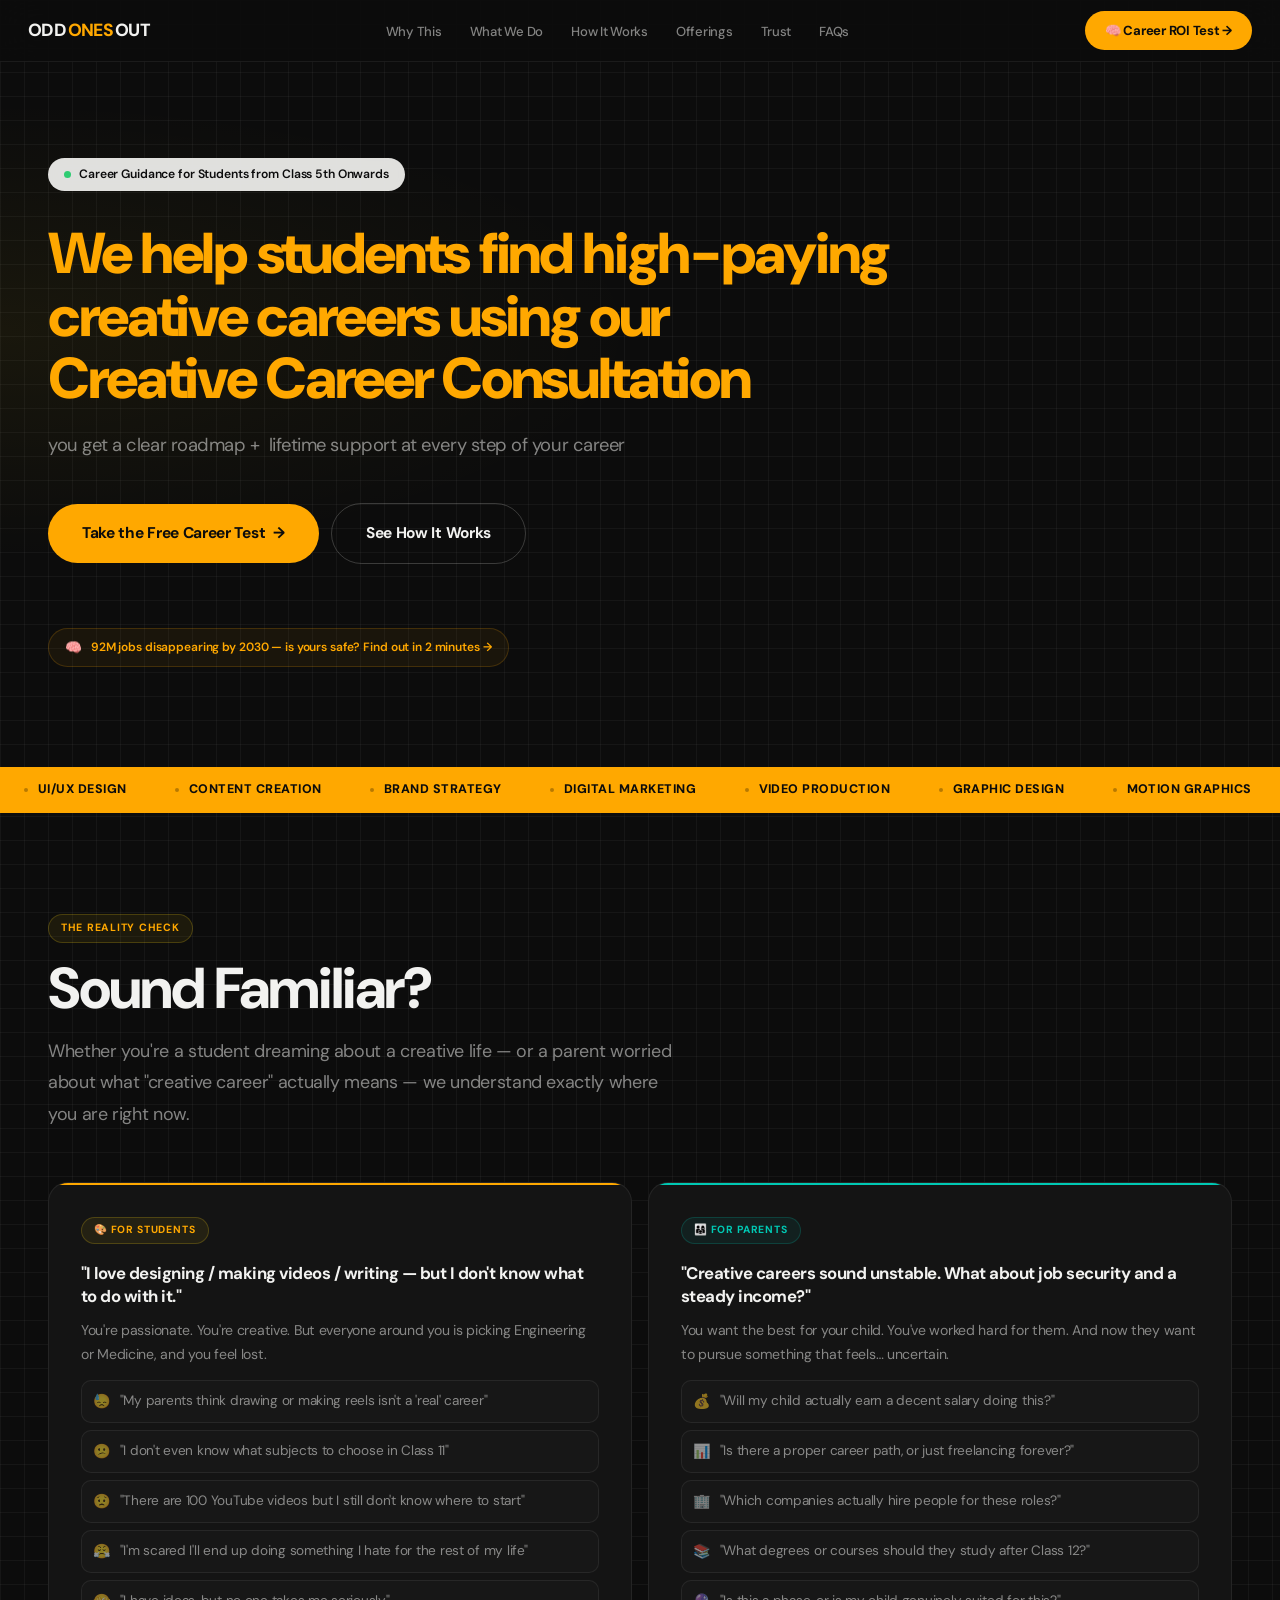
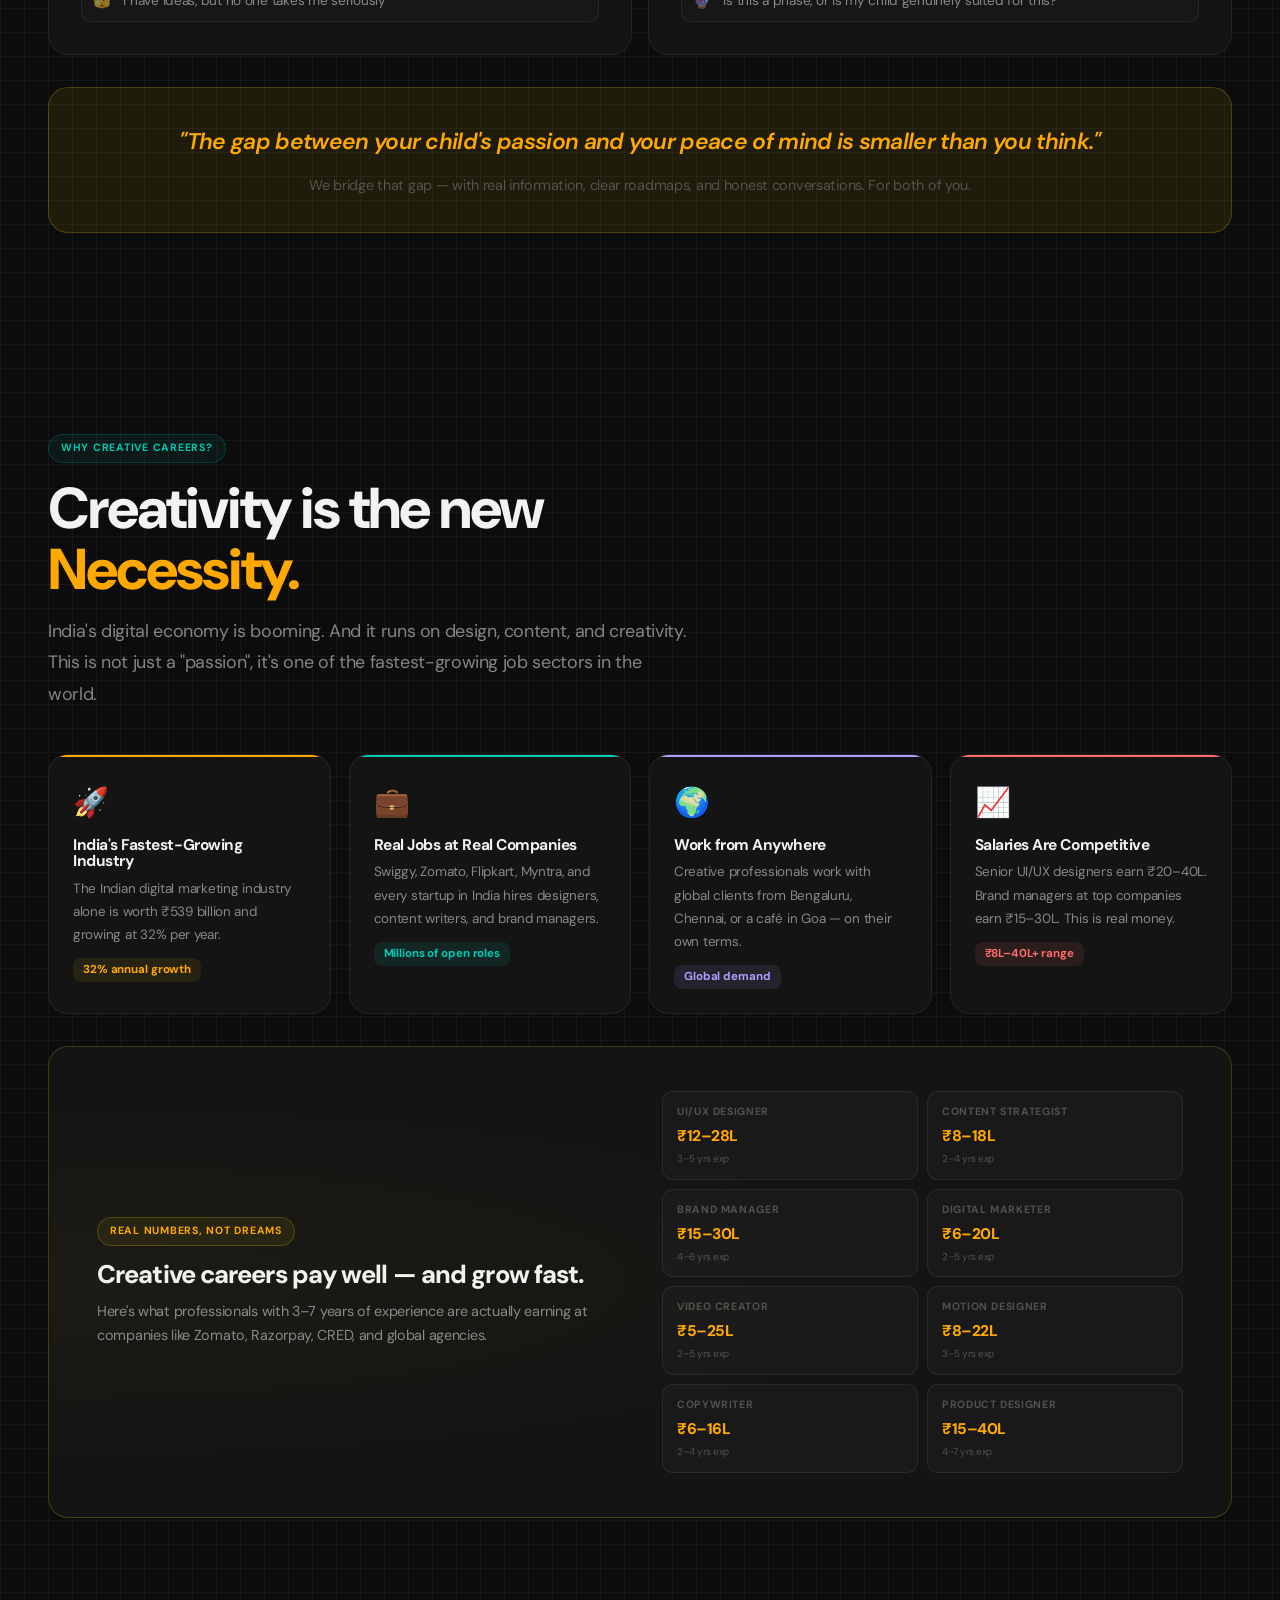
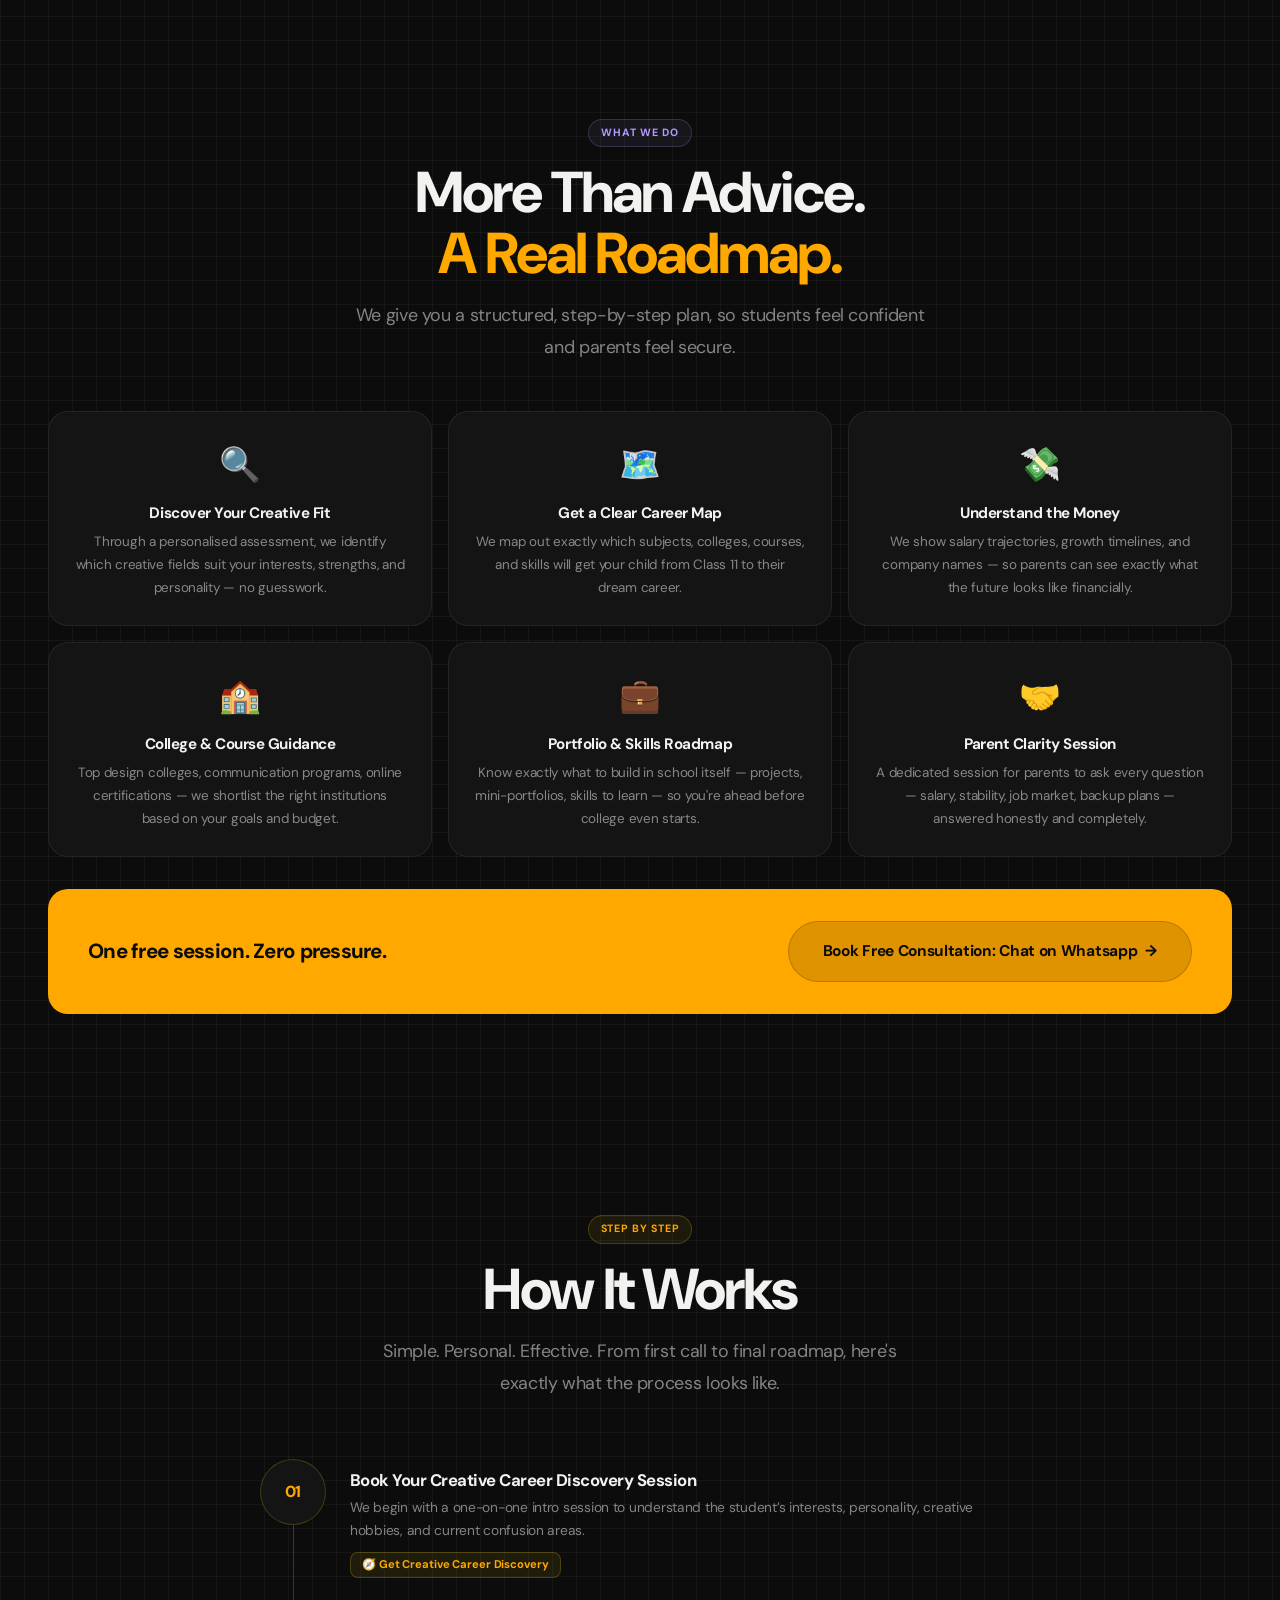
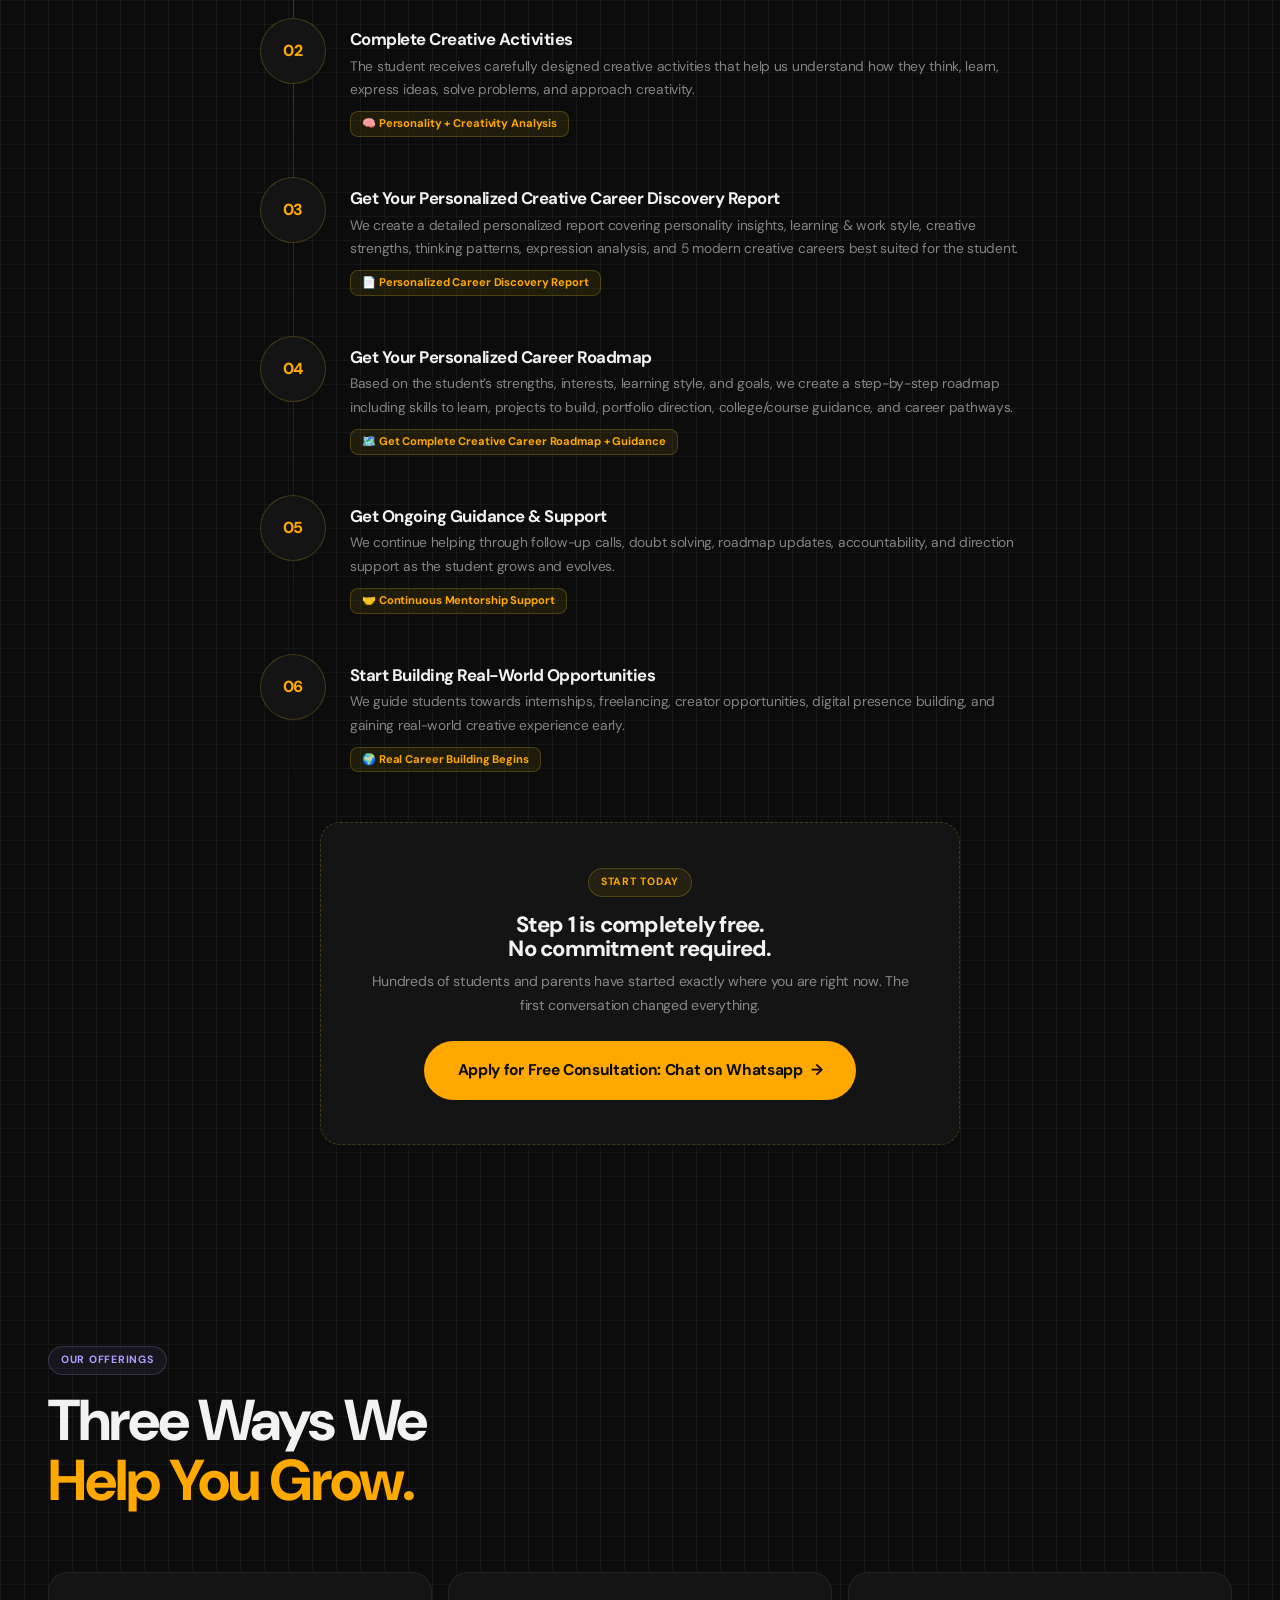
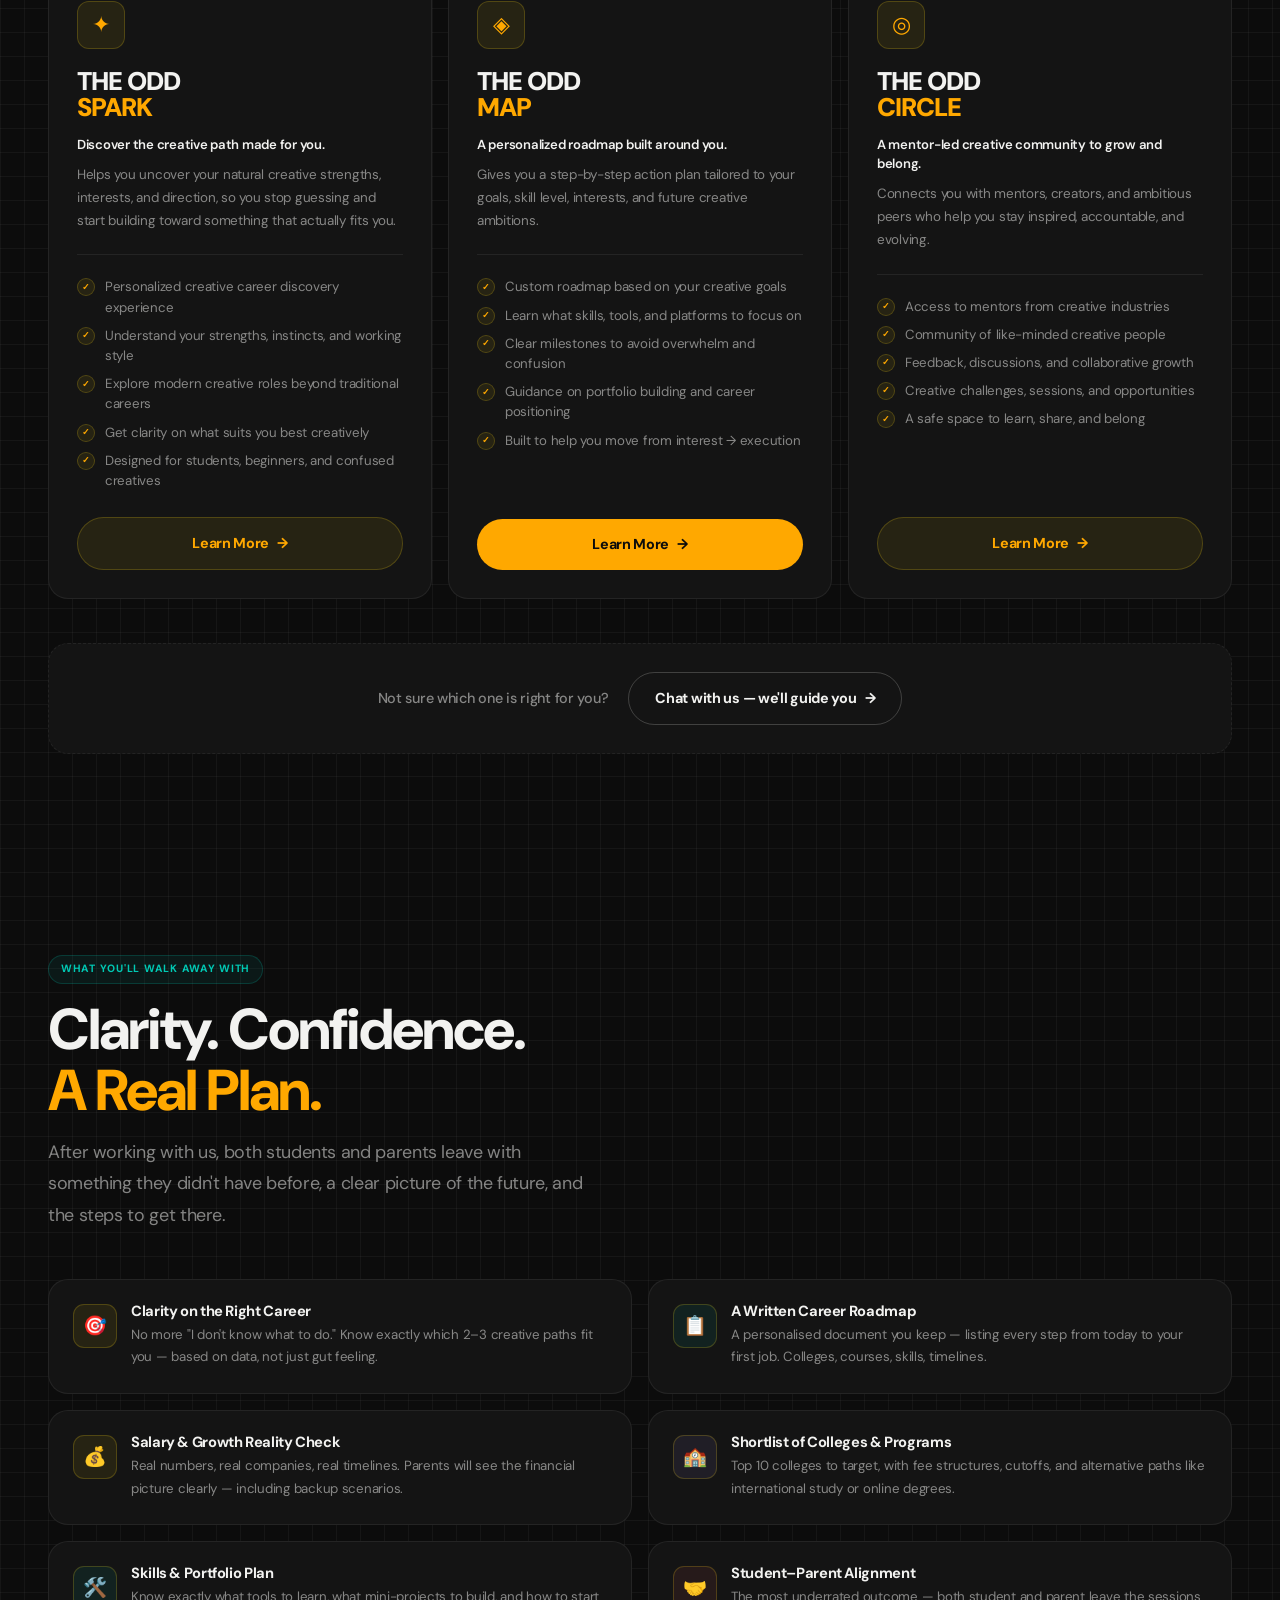
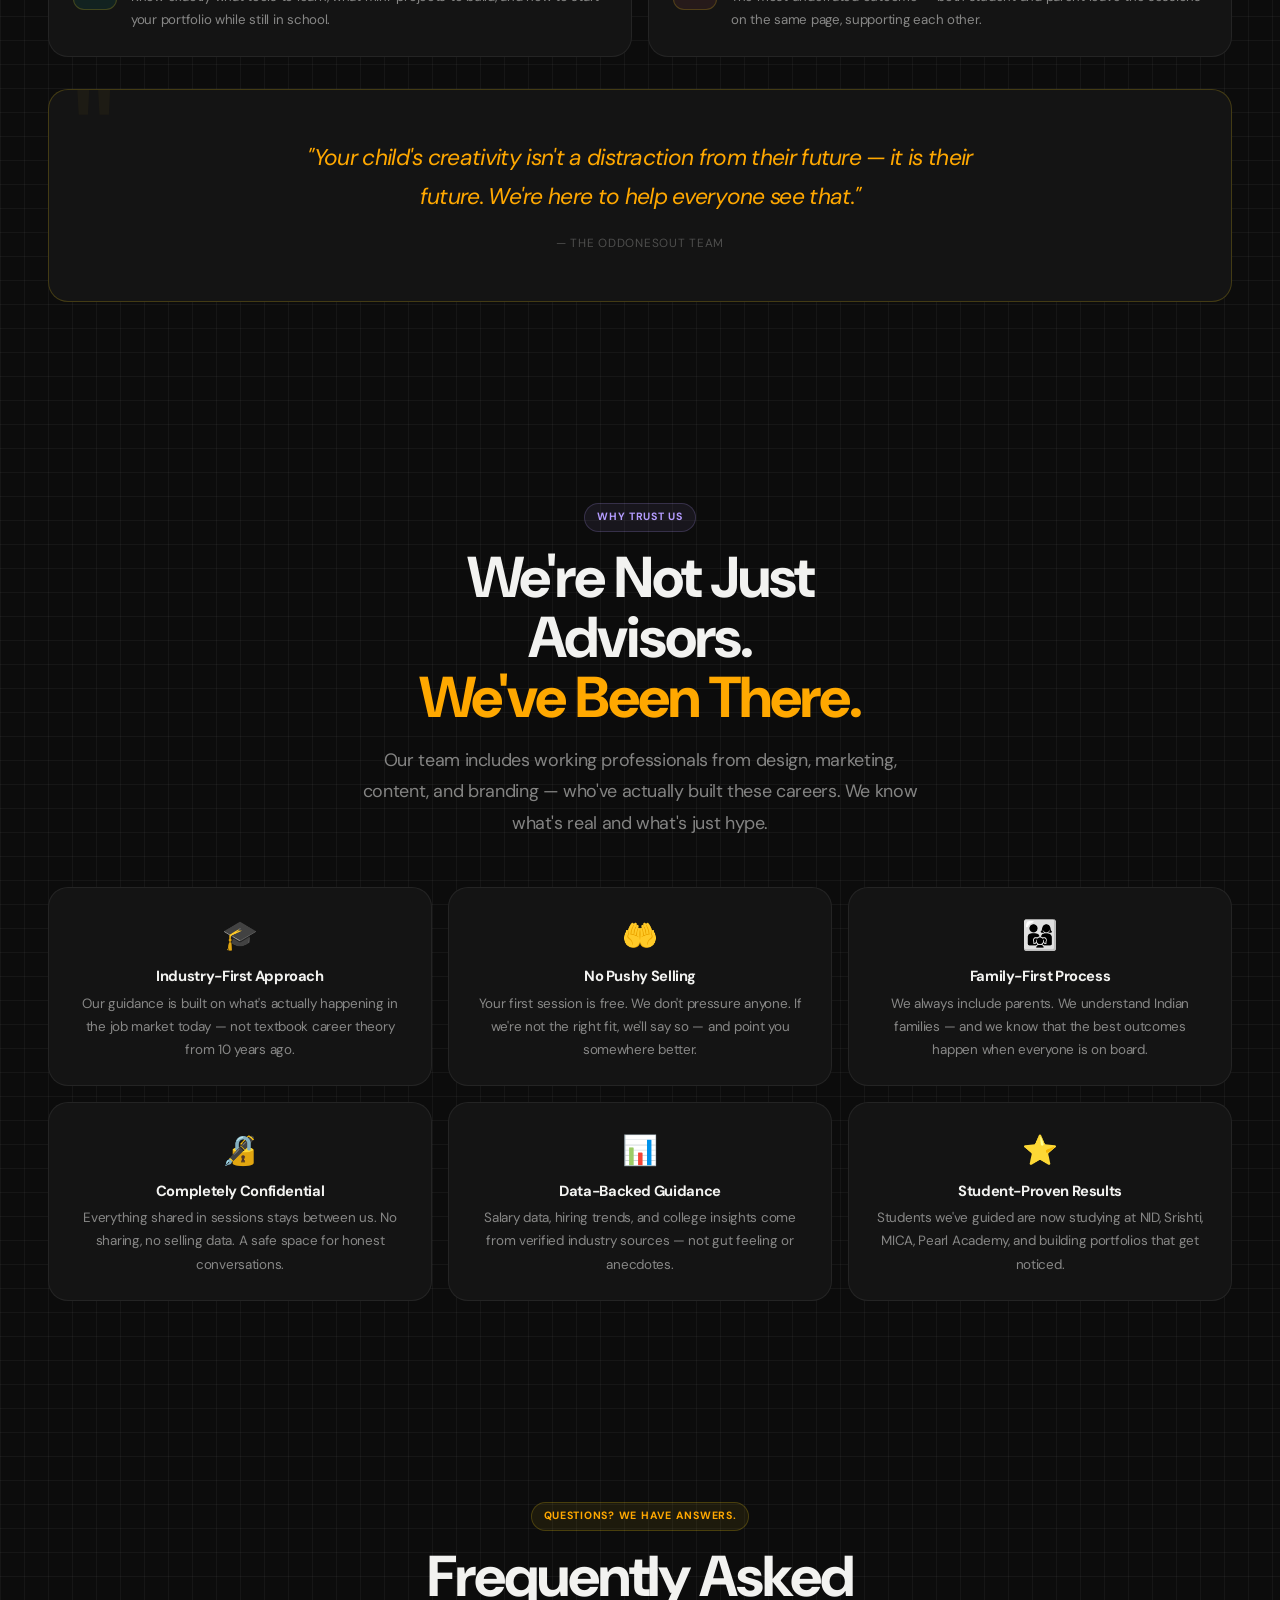
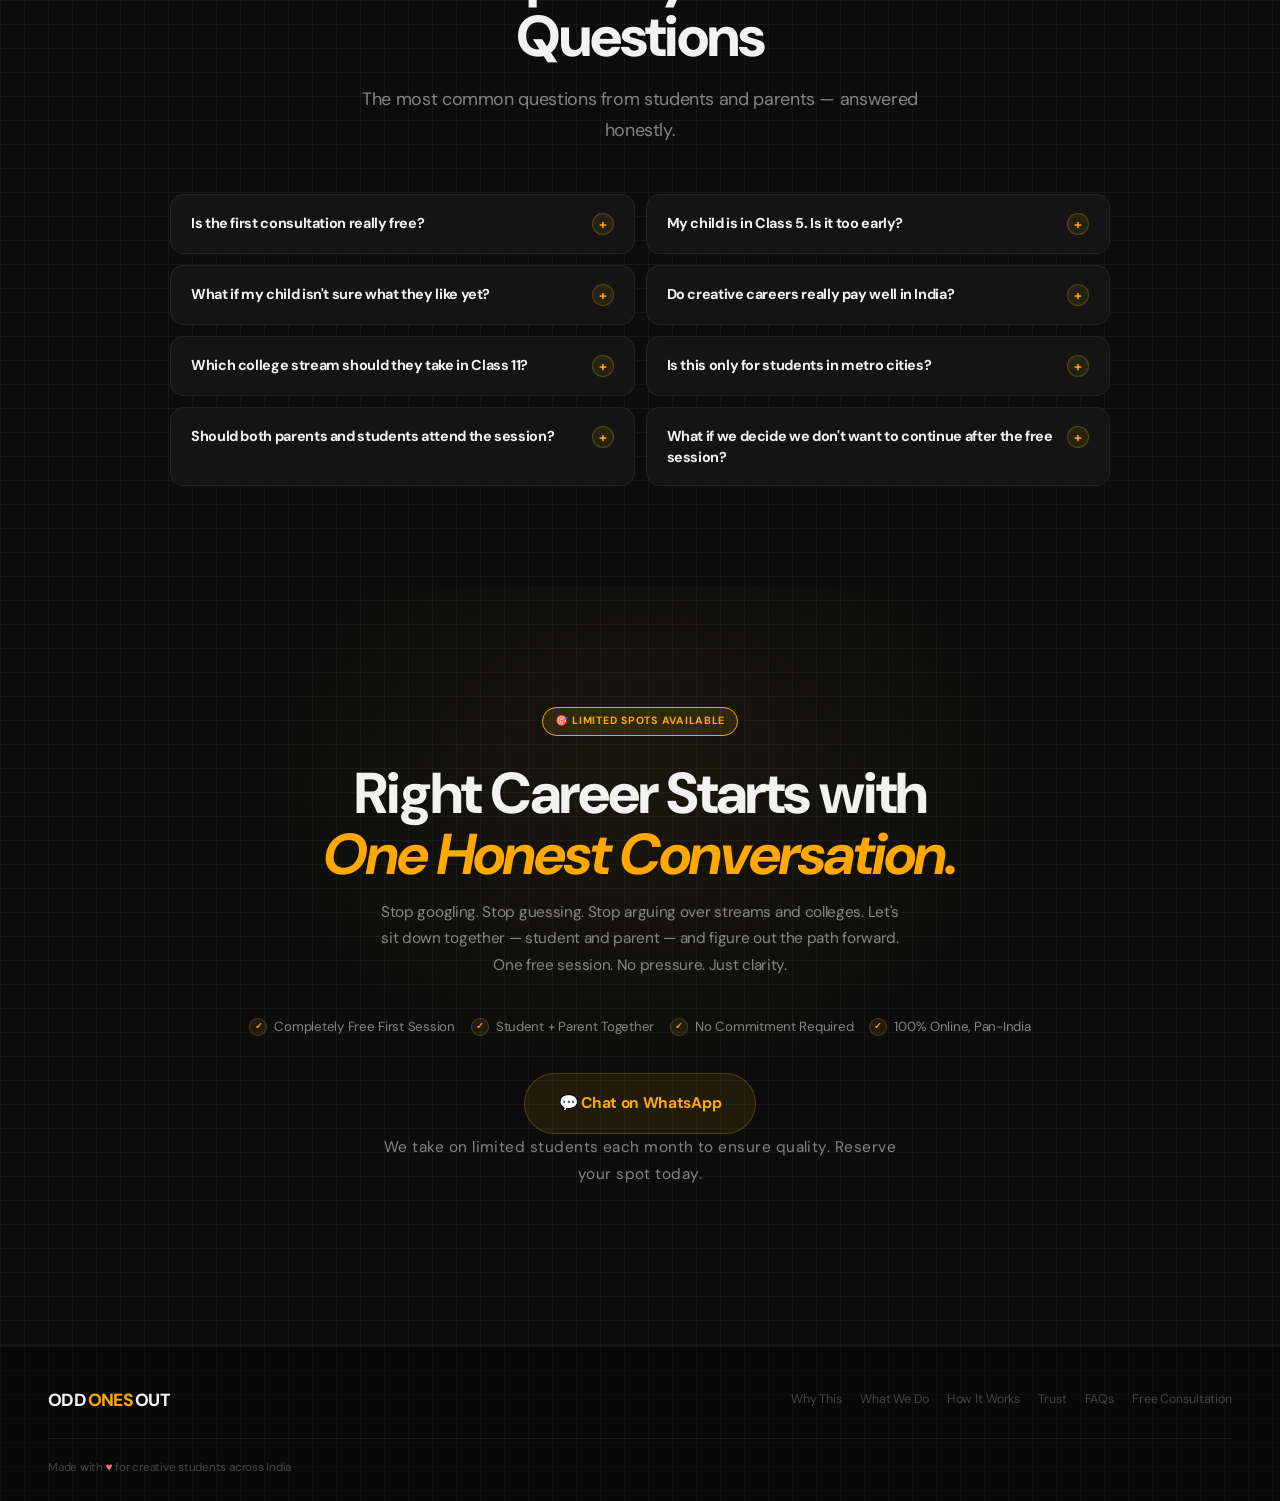
<file: index.html>
<!DOCTYPE html>
<html lang="en">
<head>
<meta charset="UTF-8" />
<meta name="viewport" content="width=device-width, initial-scale=1.0" />
<title>ODDONESOUT — Find Your Creative Career Path</title>
<link rel="icon" type="image/png" href="./favicon.png">
<link rel="preconnect" href="https://fonts.googleapis.com">
<link rel="preconnect" href="https://fonts.gstatic.com" crossorigin>
<link href="https://fonts.googleapis.com/css2?family=DM+Sans:ital,opsz,wght@0,9..40,300;0,9..40,400;0,9..40,500;0,9..40,600;0,9..40,700;0,9..40,800;0,9..40,900;1,9..40,300;1,9..40,400;1,9..40,500&display=swap" rel="stylesheet" />
<link rel="stylesheet" href="styles.css" />

</head>
<body>

<!-- ============================
     MOBILE NAV
============================ -->
<div class="mobile-nav" id="mobileNav">
  <button class="mobile-nav-close" onclick="closeMobileNav()">✕</button>
  <a href="#problem" onclick="closeMobileNav()">Why This</a>
  <a href="#solution" onclick="closeMobileNav()">What We Do</a>
  <a href="#how" onclick="closeMobileNav()">How It Works</a>
  <a href="#faq" onclick="closeMobileNav()">FAQs</a>
  <a href="#final-cta" class="btn btn-primary" onclick="closeMobileNav()">Free Consultation</a>
</div>

<!-- ============================
     NAVBAR
============================ -->
<nav class="nav" id="mainNav">
  <div class="nav-logo">
    <span>ODD</span><span>ONES</span><span>OUT</span>
  </div>
  <ul class="nav-links">
    <li><a href="#problem">Why This</a></li>
    <li><a href="#solution">What We Do</a></li>
    <li><a href="#how">How It Works</a></li>
    <li><a href="#offerings">Offerings</a></li>
    <li><a href="#trust">Trust</a></li>
    <li><a href="#faq">FAQs</a></li>
  </ul>
  <a href="quiz.html" class="btn btn-primary nav-cta">🧠 Career ROI Test →</a>
  <div class="nav-mobile-toggle" onclick="openMobileNav()">
    <span></span><span></span><span></span>
  </div>
</nav>

<!-- ============================
     HERO SECTION
============================ -->
<section class="hero" id="hero">
  <div class="container">
    <div style="position:relative;z-index:1;">

      <!-- Eyebrow pill — white bg like the design -->
      <div class="hero-eyebrow fade-up">
        <span class="hero-eyebrow-dot"></span>
        Career Guidance for Students from Class 5th Onwards
      </div>

      <!-- Big bold yellow headline -->
      <h1 class="hero-title fade-up fade-up-delay-1">
        We help students find high-paying<br>
        creative careers using our<br>
        Creative Career Consultation
      </h1>

      <!-- Subtitle line in grey/secondary -->
      <p class="hero-subtitle fade-up fade-up-delay-2">
        you get a clear roadmap + &nbsp;lifetime support at every step of your career
      </p>

      <!-- CTAs -->
      <div class="hero-cta-row fade-up fade-up-delay-3">
        <a href="quiz.html" class="btn btn-primary btn-lg">
          Take the Free Career Test
          <span class="arrow">→</span>
        </a>
        <a href="#how" class="btn btn-outline btn-lg">See How It Works</a>
      </div>

      <!-- Quiz teaser pill -->
      <div class="fade-up fade-up-delay-3" style="margin-top:18px;">
        <a href="quiz.html" style="display:inline-flex;align-items:center;gap:9px;padding:8px 16px;background:rgba(255,168,0,0.06);border:1px solid rgba(255,168,0,0.18);border-radius:100px;font-size:0.75rem;font-weight:600;color:var(--yellow);letter-spacing:-0.01em;transition:all 0.2s;" onmouseover="this.style.background='rgba(255,168,0,0.12)'" onmouseout="this.style.background='rgba(255,168,0,0.06)'">
          <span style="font-size:0.85rem;">🧠</span>
          92M jobs disappearing by 2030 — is yours safe? Find out in 2 minutes →
        </a>
      </div>

    </div>
  </div>
</section>

<!-- ============================
     SCROLLING TICKER
============================ -->
<div class="ticker-section">
  <div class="ticker-track" id="ticker">
    <span class="ticker-item"><span class="ticker-dot"></span>UI/UX Design</span>
    <span class="ticker-item"><span class="ticker-dot"></span>Content Creation</span>
    <span class="ticker-item"><span class="ticker-dot"></span>Brand Strategy</span>
    <span class="ticker-item"><span class="ticker-dot"></span>Digital Marketing</span>
    <span class="ticker-item"><span class="ticker-dot"></span>Video Production</span>
    <span class="ticker-item"><span class="ticker-dot"></span>Graphic Design</span>
    <span class="ticker-item"><span class="ticker-dot"></span>Motion Graphics</span>
    <span class="ticker-item"><span class="ticker-dot"></span>Copywriting</span>
    <span class="ticker-item"><span class="ticker-dot"></span>Social Media Management</span>
    <span class="ticker-item"><span class="ticker-dot"></span>Product Design</span>
    <span class="ticker-item"><span class="ticker-dot"></span>Photography</span>
    <span class="ticker-item"><span class="ticker-dot"></span>Illustration</span>
    <span class="ticker-item"><span class="ticker-dot"></span>UI/UX Design</span>
    <span class="ticker-item"><span class="ticker-dot"></span>Content Creation</span>
    <span class="ticker-item"><span class="ticker-dot"></span>Brand Strategy</span>
    <span class="ticker-item"><span class="ticker-dot"></span>Digital Marketing</span>
    <span class="ticker-item"><span class="ticker-dot"></span>Video Production</span>
    <span class="ticker-item"><span class="ticker-dot"></span>Graphic Design</span>
    <span class="ticker-item"><span class="ticker-dot"></span>Motion Graphics</span>
    <span class="ticker-item"><span class="ticker-dot"></span>Copywriting</span>
    <span class="ticker-item"><span class="ticker-dot"></span>Social Media Management</span>
    <span class="ticker-item"><span class="ticker-dot"></span>Product Design</span>
    <span class="ticker-item"><span class="ticker-dot"></span>Photography</span>
    <span class="ticker-item"><span class="ticker-dot"></span>Illustration</span>
  </div>
</div>

<!-- ============================
     PROBLEM SECTION
============================ -->
<section class="problem section" id="problem">
  <div class="container">

    <div style="max-width:640px">
      <div class="badge badge-saffron fade-up">The Reality Check</div>
      <h2 class="mt-4 fade-up fade-up-delay-1">Sound Familiar?</h2>
      <p class="lead mt-4 fade-up fade-up-delay-2">
        Whether you're a student dreaming about a creative life — or a parent worried about what "creative career" actually means — we understand exactly where you are right now.
      </p>
    </div>

    <div class="problem-grid mt-12">

      <!-- Student Card -->
      <div class="problem-card problem-card-student fade-up">
        <div class="problem-card-label student-label">🎨 For Students</div>
        <h3>"I love designing / making videos / writing — but I don't know what to do with it."</h3>
        <p>You're passionate. You're creative. But everyone around you is picking Engineering or Medicine, and you feel lost.</p>
        <ul class="problem-list">
          <li><span class="icon">😓</span> "My parents think drawing or making reels isn't a 'real' career"</li>
          <li><span class="icon">😕</span> "I don't even know what subjects to choose in Class 11"</li>
          <li><span class="icon">😟</span> "There are 100 YouTube videos but I still don't know where to start"</li>
          <li><span class="icon">😤</span> "I'm scared I'll end up doing something I hate for the rest of my life"</li>
          <li><span class="icon">🫣</span> "I have ideas, but no one takes me seriously"</li>
        </ul>
      </div>

      <!-- Parent Card -->
      <div class="problem-card problem-card-parent fade-up fade-up-delay-1">
        <div class="problem-card-label parent-label">👨‍👩‍👧 For Parents</div>
        <h3>"Creative careers sound unstable. What about job security and a steady income?"</h3>
        <p>You want the best for your child. You've worked hard for them. And now they want to pursue something that feels… uncertain.</p>
        <ul class="problem-list">
          <li><span class="icon">💰</span> "Will my child actually earn a decent salary doing this?"</li>
          <li><span class="icon">📊</span> "Is there a proper career path, or just freelancing forever?"</li>
          <li><span class="icon">🏢</span> "Which companies actually hire people for these roles?"</li>
          <li><span class="icon">📚</span> "What degrees or courses should they study after Class 12?"</li>
          <li><span class="icon">🔮</span> "Is this a phase, or is my child genuinely suited for this?"</li>
        </ul>
      </div>

    </div>

    <!-- Bridge message -->
    <div class="problem-center fade-up">
      <p class="serif">"The gap between your child's passion and your peace of mind is smaller than you think."</p>
      <p style="margin-top:12px; color:var(--text-muted);">We bridge that gap — with real information, clear roadmaps, and honest conversations. For both of you.</p>
    </div>

  </div>
</section>

<!-- ============================
     WHY CREATIVE CAREERS
============================ -->
<section class="why section" id="why">
  <div class="container">

    <div class="why-intro">
      <div class="badge badge-teal fade-up">Why Creative Careers?</div>
      <h2 class="mt-4 fade-up fade-up-delay-1">Creativity is the new <span style="color:var(--yellow)">Necessity.</span></h2>
      <p class="lead mt-4 fade-up fade-up-delay-2">India's digital economy is booming. And it runs on design, content, and creativity. This is not just a "passion", it's one of the fastest-growing job sectors in the world.</p>
    </div>

    <div class="grid-4 why-grid mt-12">
      <div class="why-card c1 fade-up">
        <div class="why-card-icon">🚀</div>
        <h3>India's Fastest-Growing Industry</h3>
        <p>The Indian digital marketing industry alone is worth ₹539 billion and growing at 32% per year.</p>
        <span class="why-card-stat" style="background:var(--yellow-pale);color:var(--yellow);">32% annual growth</span>
      </div>
      <div class="why-card c2 fade-up fade-up-delay-1">
        <div class="why-card-icon">💼</div>
        <h3>Real Jobs at Real Companies</h3>
        <p>Swiggy, Zomato, Flipkart, Myntra, and every startup in India hires designers, content writers, and brand managers.</p>
        <span class="why-card-stat" style="background:rgba(0,201,180,0.10);color:#00C9B4;">Millions of open roles</span>
      </div>
      <div class="why-card c3 fade-up fade-up-delay-2">
        <div class="why-card-icon">🌍</div>
        <h3>Work from Anywhere</h3>
        <p>Creative professionals work with global clients from Bengaluru, Chennai, or a café in Goa — on their own terms.</p>
        <span class="why-card-stat" style="background:rgba(180,156,255,0.10);color:#B49CFF;">Global demand</span>
      </div>
      <div class="why-card c4 fade-up fade-up-delay-3">
        <div class="why-card-icon">📈</div>
        <h3>Salaries Are Competitive</h3>
        <p>Senior UI/UX designers earn ₹20–40L. Brand managers at top companies earn ₹15–30L. This is real money.</p>
        <span class="why-card-stat" style="background:rgba(255,107,107,0.10);color:#FF6B6B;">₹8L–40L+ range</span>
      </div>
    </div>

    <!-- Salary Breakdown Callout -->
    <div class="why-big-callout fade-up">
      <div>
        <div class="badge badge-saffron" style="margin-bottom:16px;">Real Numbers, Not Dreams</div>
        <h3>Creative careers pay well — and grow fast.</h3>
        <p style="margin-top:10px;">Here's what professionals with 3–7 years of experience are actually earning at companies like Zomato, Razorpay, CRED, and global agencies.</p>
      </div>
      <div class="why-salary-grid">
        <div class="salary-item">
          <div class="salary-role">UI/UX Designer</div>
          <div class="salary-num">₹12–28L</div>
          <div class="salary-xp">3–5 yrs exp</div>
        </div>
        <div class="salary-item">
          <div class="salary-role">Content Strategist</div>
          <div class="salary-num">₹8–18L</div>
          <div class="salary-xp">2–4 yrs exp</div>
        </div>
        <div class="salary-item">
          <div class="salary-role">Brand Manager</div>
          <div class="salary-num">₹15–30L</div>
          <div class="salary-xp">4–6 yrs exp</div>
        </div>
        <div class="salary-item">
          <div class="salary-role">Digital Marketer</div>
          <div class="salary-num">₹6–20L</div>
          <div class="salary-xp">2–5 yrs exp</div>
        </div>
        <div class="salary-item">
          <div class="salary-role">Video Creator</div>
          <div class="salary-num">₹5–25L</div>
          <div class="salary-xp">2–5 yrs exp</div>
        </div>
        <div class="salary-item">
          <div class="salary-role">Motion Designer</div>
          <div class="salary-num">₹8–22L</div>
          <div class="salary-xp">3–5 yrs exp</div>
        </div>
        <div class="salary-item">
          <div class="salary-role">Copywriter</div>
          <div class="salary-num">₹6–16L</div>
          <div class="salary-xp">2–4 yrs exp</div>
        </div>
        <div class="salary-item">
          <div class="salary-role">Product Designer</div>
          <div class="salary-num">₹15–40L</div>
          <div class="salary-xp">4–7 yrs exp</div>
        </div>
      </div>
    </div>

  </div>
</section>

<!-- ============================
     SOLUTION SECTION
============================ -->
<section class="solution section" id="solution">
  <div class="container">

    <div class="solution-header">
      <div class="badge badge-violet fade-up">What We Do</div>
      <h2 class="mt-4 fade-up fade-up-delay-1">
        More Than Advice.<br>
        <span style="color:var(--yellow)">A Real Roadmap.</span>
      </h2>
      <p class="lead mt-4 fade-up fade-up-delay-2">
        We give you a structured, step-by-step plan, so students feel confident and parents feel secure.
      </p>
    </div>

    <div class="solution-cards">
      <div class="solution-card fade-up">
        <div class="solution-emoji">🔍</div>
        <h3>Discover Your Creative Fit</h3>
        <p>Through a personalised assessment, we identify which creative fields suit your interests, strengths, and personality — no guesswork.</p>
      </div>
      <div class="solution-card fade-up fade-up-delay-1">
        <div class="solution-emoji">🗺️</div>
        <h3>Get a Clear Career Map</h3>
        <p>We map out exactly which subjects, colleges, courses, and skills will get your child from Class 11 to their dream career.</p>
      </div>
      <div class="solution-card fade-up fade-up-delay-2">
        <div class="solution-emoji">💸</div>
        <h3>Understand the Money</h3>
        <p>We show salary trajectories, growth timelines, and company names — so parents can see exactly what the future looks like financially.</p>
      </div>
      <div class="solution-card fade-up">
        <div class="solution-emoji">🏫</div>
        <h3>College & Course Guidance</h3>
        <p>Top design colleges, communication programs, online certifications — we shortlist the right institutions based on your goals and budget.</p>
      </div>
      <div class="solution-card fade-up fade-up-delay-1">
        <div class="solution-emoji">💼</div>
        <h3>Portfolio & Skills Roadmap</h3>
        <p>Know exactly what to build in school itself — projects, mini-portfolios, skills to learn — so you're ahead before college even starts.</p>
      </div>
      <div class="solution-card fade-up fade-up-delay-2">
        <div class="solution-emoji">🤝</div>
        <h3>Parent Clarity Session</h3>
        <p>A dedicated session for parents to ask every question — salary, stability, job market, backup plans — answered honestly and completely.</p>
      </div>
    </div>

    <div class="solution-highlight fade-up">
      <div>
        <h3>One free session. Zero pressure.</h3>
      </div>
      <a href="https://wa.me/9272411142?text=Hi%20I%20just%20completed%20the%20Career%20ROI%20test%20and%20want%20to%20discuss%20my%20results." class="btn btn-ghost-dark btn-lg" style="flex-shrink:0;">
        Book Free Consultation: Chat on Whatsapp
        <span class="arrow">→</span>
      </a>
    </div>

  </div>
</section>

<!-- ============================
     HOW IT WORKS
============================ -->
<section class="how section" id="how">
  <div class="container">

    <div class="how-header">
      <div class="badge badge-gold fade-up">Step by Step</div>
      <h2 class="mt-4 fade-up fade-up-delay-1">How It Works</h2>
      <p class="lead mt-4 fade-up fade-up-delay-2">Simple. Personal. Effective. From first call to final roadmap, here's exactly what the process looks like.</p>
    </div>

    <div class="steps">

      <!-- OFFER 1 -->
      <div class="step fade-up">
        <div class="step-num">01</div>
        <div class="step-content">
          <h3>Book Your Creative Career Discovery Session</h3>
          <p>
            We begin with a one-on-one intro session to understand the student’s interests,
            personality, creative hobbies, and current confusion areas.
          </p>
          <span class="step-duration">🧭 Get Creative Career Discovery</span>
        </div>
      </div>

      <div class="step fade-up fade-up-delay-1">
        <div class="step-num">02</div>
        <div class="step-content">
          <h3>Complete Creative Activities</h3>
          <p>
            The student receives carefully designed creative activities that help us understand
            how they think, learn, express ideas, solve problems, and approach creativity.
          </p>
          <span class="step-duration">🧠 Personality + Creativity Analysis</span>
        </div>
      </div>

      <div class="step fade-up fade-up-delay-2">
        <div class="step-num">03</div>
        <div class="step-content">
          <h3>Get Your Personalized Creative Career Discovery Report</h3>
          <p>
            We create a detailed personalized report covering personality insights,
            learning & work style, creative strengths, thinking patterns, expression analysis,
            and 5 modern creative careers best suited for the student.
          </p>
          <span class="step-duration">📄 Personalized Career Discovery Report</span>
        </div>
      </div>

      <!-- OFFER 2 -->
      <div class="step fade-up">
        <div class="step-num">04</div>
        <div class="step-content">
          <h3>Get Your Personalized Career Roadmap</h3>
          <p>
            Based on the student’s strengths, interests, learning style, and goals,
            we create a step-by-step roadmap including skills to learn, projects to build,
            portfolio direction, college/course guidance, and career pathways.
          </p>
          <span class="step-duration">🗺️ Get Complete Creative Career Roadmap + Guidance</span>
        </div>
      </div>

      <div class="step fade-up fade-up-delay-1">
        <div class="step-num">05</div>
        <div class="step-content">
          <h3>Get Ongoing Guidance & Support</h3>
          <p>
            We continue helping through follow-up calls, doubt solving,
            roadmap updates, accountability, and direction support
            as the student grows and evolves.
          </p>
          <span class="step-duration">🤝 Continuous Mentorship Support</span>
        </div>
      </div>

      <div class="step fade-up fade-up-delay-2">
        <div class="step-num">06</div>
        <div class="step-content">
          <h3>Start Building Real-World Opportunities</h3>
          <p>
            We guide students towards internships, freelancing,
            creator opportunities, digital presence building,
            and gaining real-world creative experience early.
          </p>
          <span class="step-duration">🌍 Real Career Building Begins</span>
        </div>
      </div>

    </div>

    <div class="how-cta-box fade-up">
      <div class="badge badge-saffron" style="margin-bottom:16px;">Start Today</div>
      <h3>Step 1 is completely free.<br>No commitment required.</h3>
      <p>Hundreds of students and parents have started exactly where you are right now. The first conversation changed everything.</p>
      <a href="https://wa.me/9272411142?text=Hi%20I%20just%20completed%20the%20Career%20ROI%20test%20and%20want%20to%20discuss%20my%20results." class="btn btn-primary btn-lg">
        Apply for Free Consultation: Chat on Whatsapp
        <span class="arrow">→</span>
      </a>
    </div>

  </div>
</section>

<!-- ============================
     OFFERINGS SECTION
============================ -->
<section class="offerings section" id="offerings">
  <div class="container">

    <div class="offerings-header">
      <div class="badge badge-violet fade-up">Our Offerings</div>
      <h2 class="mt-4 fade-up fade-up-delay-1">
        Three Ways We<br>
        <span style="color:var(--yellow)">Help You Grow.</span>
      </h2>
    </div>

    <div class="offerings-grid">

      <!-- OFFER 1: THE ODD SPARK -->
      <div class="offering-card offering-spark fade-up">
        <div class="offering-card-inner">
          <div class="offering-icon-wrap offering-icon-spark">
            <span class="offering-icon">✦</span>
          </div>
          <div class="offering-name">THE ODD<br><span class="offering-name-accent">SPARK</span></div>
          <p class="offering-tagline">Discover the creative path made for you.</p>
          <p class="offering-desc">Helps you uncover your natural creative strengths, interests, and direction, so you stop guessing and start building toward something that actually fits you.</p>
          <ul class="offering-list">
            <li><span class="offering-check">✓</span> Personalized creative career discovery experience</li>
            <li><span class="offering-check">✓</span> Understand your strengths, instincts, and working style</li>
            <li><span class="offering-check">✓</span> Explore modern creative roles beyond traditional careers</li>
            <li><span class="offering-check">✓</span> Get clarity on what suits you best creatively</li>
            <li><span class="offering-check">✓</span> Designed for students, beginners, and confused creatives</li>
          </ul>
          <a href="https://wa.me/9272411142?text=Hi%20I%27m%20interested%20in%20The%20Odd%20Spark%20offering." class="btn btn-ghost offering-btn">
            Learn More <span class="arrow">→</span>
          </a>
        </div>
      </div>

      <!-- OFFER 2: THE ODD MAP -->
      <div class="offering-card offering-map fade-up fade-up-delay-1">
        <div class="offering-card-inner">
          <!-- <div class="offering-featured-pill">Most Popular</div> -->
          <div class="offering-icon-wrap offering-icon-map">
            <span class="offering-icon">◈</span>
          </div>
          <div class="offering-name">THE ODD<br><span class="offering-name-accent offering-name-yellow">MAP</span></div>
          <p class="offering-tagline">A personalized roadmap built around you.</p>
          <p class="offering-desc">Gives you a step-by-step action plan tailored to your goals, skill level, interests, and future creative ambitions.</p>
          <ul class="offering-list">
            <li><span class="offering-check offering-check-yellow">✓</span> Custom roadmap based on your creative goals</li>
            <li><span class="offering-check offering-check-yellow">✓</span> Learn what skills, tools, and platforms to focus on</li>
            <li><span class="offering-check offering-check-yellow">✓</span> Clear milestones to avoid overwhelm and confusion</li>
            <li><span class="offering-check offering-check-yellow">✓</span> Guidance on portfolio building and career positioning</li>
            <li><span class="offering-check offering-check-yellow">✓</span> Built to help you move from interest → execution</li>
          </ul>
          <a href="https://wa.me/9272411142?text=Hi%20I%27m%20interested%20in%20The%20Odd%20Map%20offering." class="btn btn-primary offering-btn">
            Learn More <span class="arrow">→</span>
          </a>
        </div>
      </div>

      <!-- OFFER 3: THE ODD CIRCLE -->
      <div class="offering-card offering-circle fade-up fade-up-delay-2">
        <div class="offering-card-inner">
          <div class="offering-icon-wrap offering-icon-circle">
            <span class="offering-icon">◎</span>
          </div>
          <div class="offering-name">THE ODD<br><span class="offering-name-accent offering-name-teal">CIRCLE</span></div>
          <p class="offering-tagline">A mentor-led creative community to grow and belong.</p>
          <p class="offering-desc">Connects you with mentors, creators, and ambitious peers who help you stay inspired, accountable, and evolving.</p>
          <ul class="offering-list">
            <li><span class="offering-check offering-check-teal">✓</span> Access to mentors from creative industries</li>
            <li><span class="offering-check offering-check-teal">✓</span> Community of like-minded creative people</li>
            <li><span class="offering-check offering-check-teal">✓</span> Feedback, discussions, and collaborative growth</li>
            <li><span class="offering-check offering-check-teal">✓</span> Creative challenges, sessions, and opportunities</li>
            <li><span class="offering-check offering-check-teal">✓</span> A safe space to learn, share, and belong</li>
          </ul>
          <a href="https://wa.me/9272411142?text=Hi%20I%27m%20interested%20in%20The%20Odd%20Circle%20offering." class="btn btn-ghost offering-btn offering-btn-teal">
            Learn More <span class="arrow">→</span>
          </a>
        </div>
      </div>

    </div>

    <!-- Bottom CTA strip -->
    <div class="offerings-footer fade-up">
      <p>Not sure which one is right for you?</p>
      <a href="https://wa.me/9272411142?text=Hi%20I%20want%20to%20know%20which%20offering%20suits%20me." class="btn btn-outline">
        Chat with us — we'll guide you <span class="arrow">→</span>
      </a>
    </div>

  </div>
</section>

<!-- ============================
     OUTCOMES / BENEFITS
============================ -->
<section class="outcomes section" id="outcomes">
  <div class="container">

    <div class="outcomes-header">
      <div class="badge badge-teal fade-up">What You'll Walk Away With</div>
      <h2 class="mt-4 fade-up fade-up-delay-1">Clarity. Confidence.<br><span style="color:var(--yellow)">A Real Plan.</span></h2>
      <p class="lead mt-4 fade-up fade-up-delay-2">After working with us, both students and parents leave with something they didn't have before, a clear picture of the future, and the steps to get there.</p>
    </div>

    <div class="outcomes-grid">
      <div class="outcome-card fade-up">
        <div class="outcome-icon" style="background:var(--yellow-pale);">🎯</div>
        <div>
          <h4>Clarity on the Right Career</h4>
          <p>No more "I don't know what to do." Know exactly which 2–3 creative paths fit you — based on data, not just gut feeling.</p>
        </div>
      </div>
      <div class="outcome-card fade-up fade-up-delay-1">
        <div class="outcome-icon" style="background:rgba(0,201,180,0.08);">📋</div>
        <div>
          <h4>A Written Career Roadmap</h4>
          <p>A personalised document you keep — listing every step from today to your first job. Colleges, courses, skills, timelines.</p>
        </div>
      </div>
      <div class="outcome-card fade-up fade-up-delay-2">
        <div class="outcome-icon" style="background:rgba(252,213,20,0.08);">💰</div>
        <div>
          <h4>Salary & Growth Reality Check</h4>
          <p>Real numbers, real companies, real timelines. Parents will see the financial picture clearly — including backup scenarios.</p>
        </div>
      </div>
      <div class="outcome-card fade-up">
        <div class="outcome-icon" style="background:rgba(180,156,255,0.08);">🏫</div>
        <div>
          <h4>Shortlist of Colleges & Programs</h4>
          <p>Top 10 colleges to target, with fee structures, cutoffs, and alternative paths like international study or online degrees.</p>
        </div>
      </div>
      <div class="outcome-card fade-up fade-up-delay-1">
        <div class="outcome-icon" style="background:rgba(0,201,180,0.08);">🛠️</div>
        <div>
          <h4>Skills & Portfolio Plan</h4>
          <p>Know exactly what tools to learn, what mini-projects to build, and how to start your portfolio while still in school.</p>
        </div>
      </div>
      <div class="outcome-card fade-up fade-up-delay-2">
        <div class="outcome-icon" style="background:rgba(255,107,107,0.08);">🤝</div>
        <div>
          <h4>Student–Parent Alignment</h4>
          <p>The most underrated outcome — both student and parent leave the sessions on the same page, supporting each other.</p>
        </div>
      </div>
    </div>

    <div class="outcomes-quote fade-up">
      <p>"Your child's creativity isn't a distraction from their future — it <em>is</em> their future. We're here to help everyone see that."</p>
      <div class="cite">— The ODDONESOUT Team</div>
    </div>

  </div>
</section>

<!-- ============================
     TRUST SECTION
============================ -->
<section class="trust section" id="trust">
  <div class="container">

    <div class="trust-header">
      <div class="badge badge-violet fade-up">Why Trust Us</div>
      <h2 class="mt-4 fade-up fade-up-delay-1">We're Not Just Advisors.<br><span style="color:var(--yellow)">We've Been There.</span></h2>
      <p class="lead mt-4 fade-up fade-up-delay-2">Our team includes working professionals from design, marketing, content, and branding — who've actually built these careers. We know what's real and what's just hype.</p>
    </div>

    <div class="trust-grid">
      <div class="trust-card fade-up">
        <div class="trust-icon">🎓</div>
        <h4>Industry-First Approach</h4>
        <p>Our guidance is built on what's actually happening in the job market today — not textbook career theory from 10 years ago.</p>
      </div>
      <div class="trust-card fade-up fade-up-delay-1">
        <div class="trust-icon">🤲</div>
        <h4>No Pushy Selling</h4>
        <p>Your first session is free. We don't pressure anyone. If we're not the right fit, we'll say so — and point you somewhere better.</p>
      </div>
      <div class="trust-card fade-up fade-up-delay-2">
        <div class="trust-icon">👨‍👩‍👧</div>
        <h4>Family-First Process</h4>
        <p>We always include parents. We understand Indian families — and we know that the best outcomes happen when everyone is on board.</p>
      </div>
      <div class="trust-card fade-up">
        <div class="trust-icon">🔏</div>
        <h4>Completely Confidential</h4>
        <p>Everything shared in sessions stays between us. No sharing, no selling data. A safe space for honest conversations.</p>
      </div>
      <div class="trust-card fade-up fade-up-delay-1">
        <div class="trust-icon">📊</div>
        <h4>Data-Backed Guidance</h4>
        <p>Salary data, hiring trends, and college insights come from verified industry sources — not gut feeling or anecdotes.</p>
      </div>
      <div class="trust-card fade-up fade-up-delay-2">
        <div class="trust-icon">⭐</div>
        <h4>Student-Proven Results</h4>
        <p>Students we've guided are now studying at NID, Srishti, MICA, Pearl Academy, and building portfolios that get noticed.</p>
      </div>
    </div>

    <!-- Testimonials -->
    <!-- <div class="trust-testimonials">
      <div class="testimonial fade-up">
        <div class="testimonial-stars">★★★★★</div>
        <div class="testimonial-text">"I came in completely confused between medicine and art. After two sessions, I knew I wanted UI/UX. My parents were skeptical at first, but the salary data shown to them actually convinced them. Now I'm preparing for NID entrance."</div>
        <div class="testimonial-author">
          <div class="testimonial-avatar" style="background: linear-gradient(135deg,#B49CFF,#00C9B4);">A</div>
          <div>
            <div class="testimonial-name">Aditi Sharma</div>
            <div class="testimonial-title">Class 12 Student, Delhi</div>
          </div>
        </div>
      </div>
      <div class="testimonial fade-up fade-up-delay-1">
        <div class="testimonial-stars">★★★★★</div>
        <div class="testimonial-text">"As a parent, I was worried about 'creative careers.' The team spent an entire session just with me — answering every financial question I had. I left feeling more confident than I expected. My son is now studying design and thriving."</div>
        <div class="testimonial-author">
          <div class="testimonial-avatar" style="background: linear-gradient(135deg,var(--yellow),#D4B210);">R</div>
          <div>
            <div class="testimonial-name">Rajesh Menon</div>
            <div class="testimonial-title">Parent, Bengaluru</div>
          </div>
        </div>
      </div>
      <div class="testimonial fade-up fade-up-delay-2">
        <div class="testimonial-stars">★★★★★</div>
        <div class="testimonial-text">"They gave me a 6-month plan of what to learn and build while still in Class 11. I followed it, built my first portfolio, and got shortlisted in 3 college programs. This is exactly what every creative student needs."</div>
        <div class="testimonial-author">
          <div class="testimonial-avatar" style="background: linear-gradient(135deg,#00C9B4,#2ECC71);">K</div>
          <div>
            <div class="testimonial-name">Karthik Nair</div>
            <div class="testimonial-title">Class 12 Student, Chennai</div>
          </div>
        </div>
      </div>
    </div> -->

    <!-- Logo trust strip
    <div class="trust-logos fade-up">
      <p>Where our students are building careers</p>
      <div class="logos-row">
        <div class="logo-pill">Swiggy</div>
        <div class="logo-pill">Zomato</div>
        <div class="logo-pill">CRED</div>
        <div class="logo-pill">Razorpay</div>
        <div class="logo-pill">Myntra</div>
        <div class="logo-pill">Ogilvy</div>
        <div class="logo-pill">Dentsu</div>
        <div class="logo-pill">Byju's</div>
        <div class="logo-pill">MakeMyTrip</div>
      </div>
    </div> -->

  </div>
</section>

<!-- ============================
     FAQ SECTION
============================ -->
<section class="faq section" id="faq">
  <div class="container">

    <div class="faq-header">
      <div class="badge badge-gold fade-up">Questions? We Have Answers.</div>
      <h2 class="mt-4 fade-up fade-up-delay-1">Frequently Asked Questions</h2>
      <p class="lead mt-4 fade-up fade-up-delay-2">The most common questions from students and parents — answered honestly.</p>
    </div>

    <div class="faq-grid">
      <div class="faq-item fade-up">
        <button class="faq-question" onclick="toggleFaq(this)">
          Is the first consultation really free?
          <div class="faq-toggle">+</div>
        </button>
        <div class="faq-answer">
          <div class="faq-answer-inner">
            Yes, completely free. This first call is an introductory session where we understand the candidate's interests, creative goals, and current confusion areas while also explaining exactly how our process works. We walk you through how we help identify the right creative career paths, build clarity, and create a long-term roadmap tailored to the student’s strengths and personality.
            
          </div>
        </div>
      </div>
      <div class="faq-item fade-up fade-up-delay-1">
        <button class="faq-question" onclick="toggleFaq(this)">
          My child is in Class 5. Is it too early?
          <div class="faq-toggle">+</div>
        </button>
        <div class="faq-answer">
          <div class="faq-answer-inner">Not at all — actually it's perfect timing. Class 5–6 students have the most runway to explore, experiment, and build skills gradually. Starting early means less panic later when choosing streams in Class 11.</div>
        </div>
      </div>
      <div class="faq-item fade-up">
        <button class="faq-question" onclick="toggleFaq(this)">
          What if my child isn't sure what they like yet?
          <div class="faq-toggle">+</div>
        </button>
        <div class="faq-answer">
          <div class="faq-answer-inner">That's exactly why we have the Creative Profile Assessment. It's designed for students who don't know yet. We use your interests, work style, and personality to surface the right creative paths — often revealing options students hadn't even considered.</div>
        </div>
      </div>
      <div class="faq-item fade-up fade-up-delay-1">
        <button class="faq-question" onclick="toggleFaq(this)">
          Do creative careers really pay well in India?
          <div class="faq-toggle">+</div>
        </button>
        <div class="faq-answer">
          <div class="faq-answer-inner">Yes — and the numbers are surprising most people. Senior UX designers at companies like Razorpay or Swiggy earn ₹20–35L. Brand managers at FMCG companies earn ₹15–25L. These are structured, salaried positions with benefits — not just freelancing. We share real data in our sessions.</div>
        </div>
      </div>
      <div class="faq-item fade-up">
        <button class="faq-question" onclick="toggleFaq(this)">
          Which college stream should they take in Class 11?
          <div class="faq-toggle">+</div>
        </button>
        <div class="faq-answer">
          <div class="faq-answer-inner">It depends on the specific career path. Some creative careers work well from Commerce + Computer Science stream. Others need Humanities. We give you specific, personalised guidance on stream selection as part of the roadmap.</div>
        </div>
      </div>
      <div class="faq-item fade-up fade-up-delay-1">
        <button class="faq-question" onclick="toggleFaq(this)">
          Is this only for students in metro cities?
          <div class="faq-toggle">+</div>
        </button>
        <div class="faq-answer">
          <div class="faq-answer-inner">Not at all. All our sessions are online — we work with students from Tier-2 and Tier-3 cities across India. Creative careers are increasingly remote-friendly, and we account for location-specific factors in our college and career guidance.</div>
        </div>
      </div>
      <div class="faq-item fade-up">
        <button class="faq-question" onclick="toggleFaq(this)">
          Should both parents and students attend the session?
          <div class="faq-toggle">+</div>
        </button>
        <div class="faq-answer">
          <div class="faq-answer-inner">We strongly recommend it. The best outcomes happen when students and parents are aligned. We've designed the sessions to create open, comfortable conversations for everyone — not just the student.</div>
        </div>
      </div>
      <div class="faq-item fade-up fade-up-delay-1">
        <button class="faq-question" onclick="toggleFaq(this)">
          What if we decide we don't want to continue after the free session?
          <div class="faq-toggle">+</div>
        </button>
        <div class="faq-answer">
          <div class="faq-answer-inner">That's completely fine. No hard selling, no follow-up pressure. We'll even share some useful resources with you before you go. We'd rather you leave with value than feel obligated to continue.</div>
        </div>
      </div>
    </div>

  </div>
</section>

<!-- ============================
     FINAL CTA SECTION
============================ -->
<section class="final-cta" id="final-cta">
  <div class="container" style="position:relative;z-index:1;">

    <div class="badge" style="background:rgba(252,213,20,0.10);color:var(--yellow);margin-bottom:28px;display:inline-flex;">🎯 Limited Spots Available</div>

    <h2 class="fade-up fade-up-delay-1">
      Right Career Starts with<br>
      <span class="serif" style="color:var(--yellow);font-style:italic;font-weight:700;">One Honest Conversation.</span>
    </h2>

    <p class="mt-6 fade-up fade-up-delay-2">
      Stop googling. Stop guessing. Stop arguing over streams and colleges. Let's sit down together — student and parent — and figure out the path forward. One free session. No pressure. Just clarity.
    </p>

    <div class="cta-features fade-up">
      <div class="cta-feature">
        <span class="check">✓</span> Completely Free First Session
      </div>
      <div class="cta-feature">
        <span class="check">✓</span> Student + Parent Together
      </div>
      <div class="cta-feature">
        <span class="check">✓</span> No Commitment Required
      </div>
      <div class="cta-feature">
        <span class="check">✓</span> 100% Online, Pan-India
      </div>
    </div>

    <div class="final-cta-btns fade-up">
      <!-- <a href="#" class="btn btn-primary btn-lg">
        Apply for Free Consultation
        <span class="arrow">→</span>
      </a> -->
      <a href="https://wa.me/9272411142?text=Hi%20I%20want%20to%20know%20more%20about%20the%20creative%20consultation." class="btn btn-ghost btn-lg">
        💬 Chat on WhatsApp
      </a>
    </div>

    <p class="final-note fade-up">
      We take on limited students each month to ensure quality. Reserve your spot today.
    </p>

  </div>
</section>

<!-- ============================
     FOOTER
============================ -->
<footer class="footer">
  <div class="container">
    <div class="footer-row">
      <div class="footer-logo">ODD<span>ONES</span>OUT</div>
      <div class="footer-links">
        <a href="#problem">Why This</a>
        <a href="#solution">What We Do</a>
        <a href="#how">How It Works</a>
        <a href="#trust">Trust</a>
        <a href="#faq">FAQs</a>
        <a href="#final-cta">Free Consultation</a>
      </div>
    </div>
    <div class="footer-bottom">
      <p>Made with <span class="footer-heart">♥</span> for creative students across India</p>
    </div>
  </div>
</footer>

<!-- External JS -->
<script src="main.js"></script>

</body>
</html>
</file>
<file: styles.css>
/* ============================================================
   CreativeCompass — styles.css
   Theme: Bold Black (#0C0C0C) + Yellow (#FCD514)
   Inspired by: Editorial, Brutalist, Heavy-Type aesthetic
   Font: SF Pro system stack (Apple) / DM Sans fallback
   Letter spacing: -3% across all text
============================================================ */

/* ============================
   DESIGN TOKENS
============================ */
:root {
  --bg: #0C0C0C;
  --bg-card: #141414;
  --bg-card-hover: #1C1C1C;
  --bg-elevated: #181818;
  --yellow: #FFA800;
  --yellow-dim: #d48f10;
  --yellow-pale: rgba(252, 213, 20, 0.08);
  --yellow-pale-hover: rgba(252, 213, 20, 0.14);
  --white: #FFFFFF;
  --off-white: #F2F2F0;
  --text-primary: #F2F2F0;
  --text-secondary: rgba(242, 242, 240, 0.52);
  --text-muted: rgba(242, 242, 240, 0.26);
  --border: rgba(242, 242, 240, 0.07);
  --border-yellow: rgba(252, 213, 20, 0.20);
  --border-yellow-strong: rgba(252, 213, 20, 0.45);
  --shadow-card: 0 4px 40px rgba(0,0,0,0.65);
  --radius: 14px;
  --radius-lg: 20px;
  --radius-pill: 100px;
  --grid-color: rgba(255,255,255,0.038);
  --grid-size: 24px;

  /* SF Pro system font stack — uses SF Pro on Apple devices, DM Sans elsewhere */
  --font-system: -apple-system, 'SF Pro Display', 'SF Pro Text', 'DM Sans', 'Helvetica Neue', Arial, sans-serif;
  --font-mono: 'SF Mono', 'Fira Code', monospace;

  /* Global letter-spacing: -3% */
  --ls-tight: -0.03em;
  --ls-display: -0.035em;
  --ls-small: -0.02em;
}

/* ============================
   RESET + BASE
============================ */
*, *::before, *::after { box-sizing: border-box; margin: 0; padding: 0; }
html { scroll-behavior: smooth; font-size: 16px; }

@import url('https://fonts.googleapis.com/css2?family=DM+Sans:ital,opsz,wght@0,9..40,300;0,9..40,400;0,9..40,500;0,9..40,600;0,9..40,700;0,9..40,800;0,9..40,900;1,9..40,300;1,9..40,400&display=swap');

body {
  font-family: var(--font-system);
  background-color: var(--bg);
  background-image:
    linear-gradient(var(--grid-color) 1px, transparent 1px),
    linear-gradient(90deg, var(--grid-color) 1px, transparent 1px);
  background-size: var(--grid-size) var(--grid-size);
  color: var(--text-primary);
  overflow-x: hidden;
  line-height: 1.6;
  letter-spacing: var(--ls-tight);
  -webkit-font-smoothing: antialiased;
  -moz-osx-font-smoothing: grayscale;
}

img { max-width: 100%; display: block; }
a { text-decoration: none; color: inherit; }

/* ============================
   TYPOGRAPHY
============================ */
h1, h2, h3, h4, h5, h6 {
  font-family: var(--font-system);
  line-height: 1.05;
  letter-spacing: var(--ls-display);
  color: var(--text-primary);
  font-weight: 800;
}

h1 {
  font-size: clamp(2.8rem, 7vw, 5.5rem);
  font-weight: 900;
  line-height: 1.0;
  letter-spacing: -0.04em;
}

h2 {
  font-size: clamp(2rem, 4.5vw, 3.6rem);
  font-weight: 800;
  letter-spacing: -0.035em;
}

h3 {
  font-size: clamp(1.1rem, 2vw, 1.4rem);
  font-weight: 700;
  letter-spacing: -0.03em;
}

h4 {
  font-size: clamp(0.9rem, 1.5vw, 1rem);
  font-weight: 700;
  letter-spacing: -0.025em;
}

p {
  font-family: var(--font-system);
  font-size: clamp(0.88rem, 1.4vw, 0.98rem);
  color: var(--text-secondary);
  line-height: 1.72;
  letter-spacing: var(--ls-small);
}

.lead {
  font-size: clamp(1rem, 1.6vw, 1.12rem);
  color: var(--text-secondary);
  line-height: 1.75;
  letter-spacing: var(--ls-small);
}

.small { font-size: 0.80rem; letter-spacing: var(--ls-small); }

/* ============================
   LAYOUT
============================ */
.container { max-width: 1280px; margin: 0 auto; padding: 0 48px; }
.section { padding: 100px 0; }
.section-sm { padding: 64px 0; }
.grid-2 { display: grid; grid-template-columns: 1fr 1fr; gap: 48px; align-items: center; }
.grid-3 { display: grid; grid-template-columns: repeat(3, 1fr); gap: 20px; }
.grid-4 { display: grid; grid-template-columns: repeat(4, 1fr); gap: 18px; }
.text-center { text-align: center; }
.mt-4 { margin-top: 16px; }
.mt-6 { margin-top: 24px; }
.mt-8 { margin-top: 32px; }
.mt-12 { margin-top: 48px; }

/* ============================
   BUTTONS
============================ */
.btn {
  display: inline-flex;
  align-items: center;
  gap: 8px;
  padding: 14px 26px;
  border-radius: var(--radius-pill);
  font-family: var(--font-system);
  font-size: 0.9rem;
  font-weight: 700;
  cursor: pointer;
  border: none;
  transition: all 0.2s ease;
  white-space: nowrap;
  letter-spacing: -0.02em;
}

.btn-primary {
  background: var(--yellow);
  color: #0C0C0C;
  box-shadow: none;
}
.btn-primary:hover {
  background: #FFE033;
  transform: translateY(-1px);
  box-shadow: 0 6px 24px rgba(252, 213, 20, 0.32);
}

.btn-outline {
  background: transparent;
  color: var(--text-primary);
  border: 1.5px solid rgba(242, 242, 240, 0.2);
}
.btn-outline:hover {
  border-color: var(--text-primary);
  transform: translateY(-1px);
}

.btn-ghost {
  background: var(--yellow-pale);
  color: var(--yellow);
  border: 1.5px solid var(--border-yellow);
}
.btn-ghost:hover {
  background: var(--yellow-pale-hover);
  transform: translateY(-1px);
}

.btn-lg { padding: 17px 34px; font-size: 0.97rem; }
.btn .arrow { transition: transform 0.18s ease; font-style: normal; }
.btn:hover .arrow { transform: translateX(3px); }

.btn-ghost-dark {
  background: rgba(0,0,0,0.12);
  color: #0C0C0C;
  border: 1.5px solid rgba(0,0,0,0.18);
  font-family: var(--font-system);
  font-size: 0.97rem;
  font-weight: 700;
  display: inline-flex;
  align-items: center;
  gap: 8px;
  padding: 17px 34px;
  border-radius: var(--radius-pill);
  cursor: pointer;
  transition: all 0.2s ease;
  white-space: nowrap;
  flex-shrink: 0;
  letter-spacing: -0.02em;
}
.btn-ghost-dark:hover {
  background: rgba(0,0,0,0.22);
  transform: translateY(-1px);
}

/* ============================
   BADGES
============================ */
.badge {
  display: inline-flex;
  align-items: center;
  gap: 6px;
  padding: 5px 12px;
  border-radius: var(--radius-pill);
  font-family: var(--font-system);
  font-size: 0.66rem;
  font-weight: 700;
  letter-spacing: 0.07em;
  text-transform: uppercase;
  border: 1px solid;
}
.badge-saffron  { background: rgba(252,213,20,0.07); color: var(--yellow); border-color: var(--border-yellow); }
.badge-teal     { background: rgba(0,201,180,0.07);  color: #00C9B4; border-color: rgba(0,201,180,0.20); }
.badge-violet   { background: rgba(180,156,255,0.07);color: #B49CFF; border-color: rgba(180,156,255,0.20); }
.badge-gold     { background: rgba(252,213,20,0.07); color: var(--yellow); border-color: var(--border-yellow); }

/* ============================
   NAVBAR
============================ */
.nav {
  position: fixed;
  top: 0; left: 0; right: 0;
  z-index: 100;
  padding: 0 28px;
  height: 62px;
  display: flex;
  align-items: center;
  justify-content: space-between;
  background: rgba(12,12,12,0.92);
  backdrop-filter: blur(20px);
  -webkit-backdrop-filter: blur(20px);
  border-bottom: 1px solid var(--border);
  transition: box-shadow 0.3s ease;
}

.nav-logo {
  font-family: var(--font-system);
  font-size: 1.1rem;
  font-weight: 800;
  color: var(--text-primary);
  display: flex;
  align-items: center;
  gap: 2px;
  letter-spacing: -0.04em;
}
.nav-logo span:nth-child(2) { color: var(--yellow); }
.nav-logo-dot {
  width: 6px; height: 6px;
  background: var(--yellow);
  border-radius: 50%;
  display: inline-block;
  margin-left: 4px;
  animation: pulse 2.5s ease-in-out infinite;
}

@keyframes pulse {
  0%, 100% { transform: scale(1); opacity: 1; }
  50% { transform: scale(1.55); opacity: 0.5; }
}

.nav-links {
  display: flex;
  align-items: center;
  gap: 28px;
  list-style: none;
}
.nav-links a {
  font-size: 0.82rem;
  font-weight: 500;
  color: var(--text-secondary);
  transition: color 0.18s;
  letter-spacing: -0.02em;
}
.nav-links a:hover { color: var(--text-primary); }
.nav-cta { padding: 9px 20px; font-size: 0.82rem; }
.nav-mobile-toggle { display: none; flex-direction: column; gap: 5px; cursor: pointer; }
.nav-mobile-toggle span {
  width: 22px; height: 1.5px;
  background: var(--text-primary);
  border-radius: 2px;
  transition: all 0.3s;
}

/* ============================
   MOBILE NAV OVERLAY
============================ */
.mobile-nav {
  position: fixed;
  top: 0; left: 0; right: 0; bottom: 0;
  background-color: var(--bg);
  background-image:
    linear-gradient(var(--grid-color) 1px, transparent 1px),
    linear-gradient(90deg, var(--grid-color) 1px, transparent 1px);
  background-size: var(--grid-size) var(--grid-size);
  z-index: 99;
  display: flex;
  flex-direction: column;
  align-items: center;
  justify-content: center;
  gap: 32px;
  transform: translateX(-100%);
  transition: transform 0.4s cubic-bezier(0.76, 0, 0.24, 1);
}
.mobile-nav.open { transform: translateX(0); }
.mobile-nav a {
  font-family: var(--font-system);
  font-size: 2.4rem;
  font-weight: 800;
  color: var(--text-primary);
  transition: color 0.2s;
  letter-spacing: -0.04em;
}
.mobile-nav a:hover { color: var(--yellow); }
.mobile-nav-close {
  position: absolute;
  top: 18px; right: 20px;
  width: 38px; height: 38px;
  background: var(--yellow-pale);
  border-radius: 50%;
  display: flex; align-items: center; justify-content: center;
  cursor: pointer;
  font-size: 0.95rem;
  color: var(--yellow);
  border: 1px solid var(--border-yellow);
  transition: all 0.2s;
}
.mobile-nav-close:hover { background: var(--yellow); color: #0C0C0C; }

/* ============================
   HERO SECTION — Big, Bold, Left-Aligned
============================ */
.hero {
  position: relative;
  padding: 158px 0 100px;
  overflow: hidden;
  background-color: var(--bg);
  background-image:
    linear-gradient(var(--grid-color) 1px, transparent 1px),
    linear-gradient(90deg, var(--grid-color) 1px, transparent 1px);
  background-size: var(--grid-size) var(--grid-size);
}

/* Subtle yellow vignette on the left */
.hero::before {
  content: '';
  position: absolute;
  width: 700px; height: 500px;
  background: radial-gradient(ellipse at 0% 50%, rgba(252,213,20,0.055) 0%, transparent 65%);
  top: 80px; left: 0;
  pointer-events: none;
}

.blob { display: none; }

/* Eyebrow pill — white bg like the screenshot */
.hero-eyebrow {
  display: inline-flex;
  align-items: center;
  gap: 8px;
  background: rgba(242,242,240,0.92);
  border: none;
  padding: 7px 16px;
  border-radius: var(--radius-pill);
  font-size: 0.76rem;
  font-weight: 600;
  color: #0C0C0C;
  margin-bottom: 32px;
  letter-spacing: -0.01em;
  backdrop-filter: blur(8px);
}

.hero-eyebrow-dot {
  width: 7px; height: 7px;
  background: #2ECC71;
  border-radius: 50%;
  animation: pulse 2s infinite;
  flex-shrink: 0;
}

/* Hero title: Bold yellow, controlled size */
.hero-title {
  max-width: 100%;
  margin-bottom: 20px;
  color: var(--yellow);
  font-weight: 900;
  font-size: clamp(2.2rem, 4.5vw, 3.8rem);
  line-height: 1.08;
  letter-spacing: -0.04em;
}

/* Subtitle / descriptor line below headline */
.hero-subtitle {
  font-size: clamp(1rem, 1.8vw, 1.15rem);
  color: var(--text-secondary);
  max-width: 620px;
  margin-bottom: 42px;
  line-height: 1.68;
  letter-spacing: -0.025em;
}

.hero-desc { max-width: 560px; margin-bottom: 40px; }

.hero-cta-row {
  display: flex;
  flex-wrap: wrap;
  align-items: center;
  gap: 12px;
  margin-bottom: 64px;
}

/* Stats row */
.hero-stats {
  display: flex;
  flex-wrap: wrap;
  gap: 0;
  padding-top: 36px;
  border-top: 1px solid var(--border);
}
.hero-stats > div {
  padding-right: 36px;
  border-right: 1px solid var(--border);
  margin-right: 36px;
}
.hero-stats > div:last-child { border-right: none; margin-right: 0; padding-right: 0; }
.hero-stat-num {
  font-family: var(--font-system);
  font-size: 1.9rem;
  font-weight: 900;
  color: var(--yellow);
  line-height: 1;
  margin-bottom: 5px;
  letter-spacing: -0.04em;
}
.hero-stat-label {
  font-size: 0.68rem;
  color: var(--text-muted);
  text-transform: uppercase;
  letter-spacing: 0.07em;
  font-weight: 600;
}

/* ============================
   SCROLLING TICKER
============================ */
.ticker-section {
  background: var(--yellow);
  padding: 13px 0;
  overflow: hidden;
}
.ticker-track {
  display: flex;
  gap: 0;
  animation: ticker 28s linear infinite;
  width: max-content;
}
.ticker-track:hover { animation-play-state: paused; }
@keyframes ticker {
  from { transform: translateX(0); }
  to { transform: translateX(-50%); }
}
.ticker-item {
  display: inline-flex;
  align-items: center;
  gap: 10px;
  padding: 0 24px;
  white-space: nowrap;
  font-family: var(--font-system);
  font-size: 0.78rem;
  font-weight: 800;
  color: #0C0C0C;
  letter-spacing: 0.04em;
  text-transform: uppercase;
}
.ticker-dot {
  width: 4px; height: 4px;
  background: rgba(0,0,0,0.28);
  border-radius: 50%;
  flex-shrink: 0;
}

/* ============================
   PROBLEM SECTION
============================ */
.problem { background: transparent; }
.problem-grid {
  display: grid;
  grid-template-columns: 1fr 1fr;
  gap: 16px;
  margin-top: 52px;
}
.problem-card {
  border-radius: var(--radius-lg);
  padding: 32px;
  position: relative;
  overflow: hidden;
  border: 1px solid var(--border);
  background: var(--bg-card);
  transition: border-color 0.28s ease, transform 0.28s ease;
}
.problem-card:hover { border-color: var(--border-yellow); transform: translateY(-3px); }
.problem-card-student::before,
.problem-card-parent::before {
  content: '';
  position: absolute;
  top: 0; left: 0; right: 0;
  height: 2px;
  border-radius: 2px 2px 0 0;
}
.problem-card-student::before { background: var(--yellow); }
.problem-card-parent::before { background: #00C9B4; }

.problem-card-label {
  display: inline-flex;
  align-items: center;
  gap: 7px;
  padding: 4px 12px;
  border-radius: var(--radius-pill);
  font-size: 0.65rem;
  font-weight: 700;
  text-transform: uppercase;
  letter-spacing: 0.08em;
  margin-bottom: 18px;
  border: 1px solid;
}
.student-label { background: rgba(252,213,20,0.07); color: var(--yellow); border-color: var(--border-yellow); }
.parent-label  { background: rgba(0,201,180,0.07);  color: #00C9B4;    border-color: rgba(0,201,180,0.20); }

.problem-card h3 {
  color: var(--text-primary);
  font-size: 1.05rem;
  margin-bottom: 10px;
  line-height: 1.38;
  font-weight: 700;
}
.problem-card p { color: var(--text-secondary); font-size: 0.88rem; }

.problem-list {
  list-style: none;
  margin-top: 14px;
  display: flex;
  flex-direction: column;
  gap: 7px;
}
.problem-list li {
  display: flex;
  align-items: flex-start;
  gap: 9px;
  color: var(--text-secondary);
  font-size: 0.85rem;
  line-height: 1.55;
  padding: 9px 11px;
  border-radius: 10px;
  background: rgba(255,255,255,0.015);
  border: 1px solid var(--border);
  transition: border-color 0.2s;
  letter-spacing: var(--ls-small);
}
.problem-list li:hover { border-color: var(--border-yellow); }
.problem-list li .icon { font-size: 0.88rem; flex-shrink: 0; margin-top: 1px; }

.problem-center {
  margin-top: 32px;
  text-align: center;
  background: var(--yellow-pale);
  border-radius: var(--radius-lg);
  padding: 34px;
  border: 1px solid var(--border-yellow);
}
.problem-center .serif {
  font-family: var(--font-system);
  font-size: clamp(1.1rem, 2vw, 1.42rem);
  font-style: italic;
  color: var(--yellow);
  display: block;
  margin-bottom: 10px;
  font-weight: 600;
  letter-spacing: -0.03em;
}
.problem-center p { font-size: 0.9rem; }

/* ============================
   WHY CREATIVE CAREERS
============================ */
.why { background: transparent; }
.why-intro { max-width: 640px; }
.why-grid { margin-top: 44px; }

.why-card {
  border-radius: var(--radius-lg);
  padding: 24px;
  background: var(--bg-card);
  border: 1px solid var(--border);
  transition: all 0.26s ease;
  position: relative;
  overflow: hidden;
}
.why-card::before {
  content: '';
  position: absolute;
  top: 0; left: 0; right: 0;
  height: 2px;
  border-radius: 2px 2px 0 0;
}
.why-card.c1::before { background: var(--yellow); }
.why-card.c2::before { background: #00C9B4; }
.why-card.c3::before { background: #B49CFF; }
.why-card.c4::before { background: #FF6B6B; }
.why-card:hover {
  transform: translateY(-5px);
  border-color: var(--border-yellow);
  background: var(--bg-card-hover);
  box-shadow: var(--shadow-card);
}
.why-card-icon { font-size: 1.8rem; margin-bottom: 12px; }
.why-card h3 { font-size: 0.97rem; margin-bottom: 7px; font-weight: 700; }
.why-card p { font-size: 0.84rem; }
.why-card-stat {
  display: inline-block;
  margin-top: 12px;
  padding: 3px 10px;
  border-radius: 8px;
  font-family: var(--font-system);
  font-size: 0.72rem;
  font-weight: 700;
  letter-spacing: -0.01em;
}

.why-big-callout {
  margin-top: 32px;
  background: var(--bg-card);
  border: 1px solid var(--border-yellow);
  border-radius: var(--radius-lg);
  padding: 44px 48px;
  display: grid;
  grid-template-columns: 1fr 1fr;
  gap: 44px;
  align-items: center;
  position: relative;
  overflow: hidden;
}
.why-big-callout::before {
  content: '';
  position: absolute;
  inset: 0;
  background: radial-gradient(ellipse at 0% 50%, rgba(252,213,20,0.035) 0%, transparent 55%);
  pointer-events: none;
}
.why-big-callout h3 {
  color: var(--text-primary);
  font-size: clamp(1.25rem, 2vw, 1.75rem);
  margin-bottom: 10px;
  font-weight: 800;
  letter-spacing: -0.035em;
}
.why-big-callout p { color: var(--text-secondary); font-size: 0.9rem; }

.why-salary-grid { display: grid; grid-template-columns: 1fr 1fr; gap: 9px; }
.salary-item {
  background: rgba(255,255,255,0.022);
  border: 1px solid var(--border);
  border-radius: 11px;
  padding: 12px 14px;
  transition: border-color 0.2s;
}
.salary-item:hover { border-color: var(--border-yellow); }
.salary-role {
  font-size: 0.66rem;
  color: var(--text-muted);
  margin-bottom: 3px;
  text-transform: uppercase;
  letter-spacing: 0.06em;
  font-weight: 700;
}
.salary-num {
  font-family: var(--font-system);
  font-size: 0.97rem;
  font-weight: 800;
  color: var(--yellow);
  letter-spacing: -0.03em;
}
.salary-xp { font-size: 0.62rem; color: var(--text-muted); margin-top: 2px; }

/* ============================
   SOLUTION
============================ */
.solution { background: transparent; }
.solution-header { text-align: center; max-width: 600px; margin: 0 auto 48px; }
.solution-cards { display: grid; grid-template-columns: repeat(3, 1fr); gap: 16px; }

.solution-card {
  background: var(--bg-card);
  border-radius: var(--radius-lg);
  padding: 26px;
  border: 1px solid var(--border);
  text-align: center;
  transition: all 0.26s ease;
  position: relative;
  overflow: hidden;
}
.solution-card::after {
  content: '';
  position: absolute;
  bottom: 0; left: 0; right: 0;
  height: 2px;
  background: var(--yellow);
  opacity: 0;
  transition: opacity 0.28s ease;
}
.solution-card:hover {
  transform: translateY(-4px);
  border-color: var(--border-yellow);
  background: var(--bg-card-hover);
  box-shadow: var(--shadow-card);
}
.solution-card:hover::after { opacity: 1; }
.solution-emoji { font-size: 2.1rem; margin-bottom: 14px; }
.solution-card h3 { font-size: 0.95rem; margin-bottom: 8px; font-weight: 700; }
.solution-card p { font-size: 0.84rem; }

.solution-highlight {
  margin-top: 32px;
  background: var(--yellow);
  border-radius: var(--radius-lg);
  padding: 32px 40px;
  display: flex;
  align-items: center;
  justify-content: space-between;
  gap: 22px;
  flex-wrap: wrap;
}
.solution-highlight h3 { color: #0C0C0C; font-size: 1.28rem; font-weight: 800; letter-spacing: -0.035em; }
.solution-highlight p { color: rgba(12,12,12,0.6); margin-top: 5px; font-size: 0.88rem; }

/* ============================
   HOW IT WORKS
============================ */
.how { background: transparent; }
.how-header { text-align: center; max-width: 560px; margin: 0 auto 60px; }

.steps { position: relative; max-width: 760px; margin: 0 auto; }
.steps::before {
  content: '';
  position: absolute;
  left: 33px; top: 0; bottom: 0;
  width: 1px;
  background: linear-gradient(to bottom, var(--yellow), rgba(252,213,20,0.04));
  opacity: 0.30;
}
.step {
  display: flex;
  gap: 24px;
  margin-bottom: 40px;
  position: relative;
}
.step:last-child { margin-bottom: 0; }
.step-num {
  width: 66px; height: 66px;
  border-radius: 50%;
  background: var(--bg-card);
  border: 1px solid var(--border-yellow);
  display: flex; align-items: center; justify-content: center;
  font-family: var(--font-system);
  font-size: 1rem;
  font-weight: 800;
  color: var(--yellow);
  flex-shrink: 0;
  position: relative;
  z-index: 1;
  transition: all 0.22s ease;
  letter-spacing: -0.03em;
}
.step:hover .step-num {
  background: var(--yellow);
  color: #0C0C0C;
  box-shadow: 0 0 22px rgba(252,213,20,0.32);
}
.step-content { padding-top: 13px; }
.step-content h3 { font-size: 1.05rem; margin-bottom: 6px; font-weight: 700; }
.step-content p { font-size: 0.86rem; }
.step-duration {
  display: inline-block;
  margin-top: 9px;
  padding: 3px 11px;
  background: var(--yellow-pale);
  color: var(--yellow);
  border-radius: 8px;
  font-size: 0.70rem;
  font-weight: 700;
  border: 1px solid var(--border-yellow);
  letter-spacing: -0.01em;
}

.how-cta-box {
  margin-top: 50px;
  text-align: center;
  background: var(--bg-card);
  border-radius: var(--radius-lg);
  padding: 44px;
  border: 1px dashed var(--border-yellow);
  max-width: 640px;
  margin-left: auto;
  margin-right: auto;
}
.how-cta-box h3 { font-size: 1.38rem; margin-bottom: 9px; font-weight: 800; letter-spacing: -0.035em; }
.how-cta-box p { margin-bottom: 24px; font-size: 0.88rem; }

/* ============================
   OUTCOMES
============================ */
.outcomes { background: transparent; }
.outcomes-header { max-width: 560px; margin-bottom: 48px; }
.outcomes-grid { display: grid; grid-template-columns: 1fr 1fr; gap: 16px; }

.outcome-card {
  background: var(--bg-card);
  border-radius: var(--radius-lg);
  padding: 24px;
  border: 1px solid var(--border);
  display: flex;
  gap: 14px;
  align-items: flex-start;
  transition: all 0.26s ease;
}
.outcome-card:hover {
  transform: translateY(-3px);
  border-color: var(--border-yellow);
  background: var(--bg-card-hover);
  box-shadow: var(--shadow-card);
}
.outcome-icon {
  width: 44px; height: 44px;
  border-radius: 11px;
  display: flex; align-items: center; justify-content: center;
  font-size: 1.2rem;
  flex-shrink: 0;
  background: var(--yellow-pale);
  border: 1px solid var(--border-yellow);
}
.outcome-card h4 { font-size: 0.92rem; margin-bottom: 4px; font-weight: 700; }
.outcome-card p { font-size: 0.83rem; }

.outcomes-quote {
  margin-top: 32px;
  background: var(--bg-card);
  border: 1px solid var(--border-yellow);
  border-radius: var(--radius-lg);
  padding: 48px;
  text-align: center;
  position: relative;
  overflow: hidden;
}
.outcomes-quote::before {
  content: '"';
  position: absolute;
  font-size: 160px;
  color: rgba(252,213,20,0.04);
  top: -20px; left: 22px;
  font-family: var(--font-system);
  line-height: 1;
  pointer-events: none;
}
.outcomes-quote p {
  font-family: var(--font-system);
  font-size: clamp(1.05rem, 2vw, 1.42rem);
  font-style: italic;
  color: var(--yellow);
  max-width: 720px;
  margin: 0 auto;
  line-height: 1.72;
  font-weight: 400;
  letter-spacing: -0.03em;
}
.outcomes-quote .cite {
  margin-top: 18px;
  font-size: 0.74rem;
  color: var(--text-muted);
  font-style: normal;
  letter-spacing: 0.06em;
  text-transform: uppercase;
}

/* ============================
   TRUST
============================ */
.trust { background: transparent; }
.trust-header { text-align: center; max-width: 560px; margin: 0 auto 48px; }
.trust-grid { display: grid; grid-template-columns: repeat(3, 1fr); gap: 16px; }

.trust-card {
  background: var(--bg-card);
  border-radius: var(--radius-lg);
  padding: 24px;
  border: 1px solid var(--border);
  text-align: center;
  transition: all 0.26s ease;
}
.trust-card:hover {
  transform: translateY(-4px);
  border-color: var(--border-yellow);
  background: var(--bg-card-hover);
  box-shadow: var(--shadow-card);
}
.trust-icon { font-size: 1.8rem; margin-bottom: 11px; }
.trust-card h4 { font-size: 0.92rem; margin-bottom: 7px; font-weight: 700; }
.trust-card p { font-size: 0.84rem; }

.trust-testimonials {
  margin-top: 32px;
  display: grid;
  grid-template-columns: repeat(3, 1fr);
  gap: 16px;
}
.testimonial {
  background: var(--bg-card);
  border-radius: var(--radius-lg);
  padding: 22px;
  border: 1px solid var(--border);
  transition: all 0.26s ease;
}
.testimonial:hover {
  transform: translateY(-3px);
  border-color: var(--border-yellow);
  box-shadow: var(--shadow-card);
}
.testimonial-stars { color: var(--yellow); font-size: 0.78rem; letter-spacing: 2px; margin-bottom: 11px; }
.testimonial-text {
  font-size: 0.84rem;
  color: var(--text-secondary);
  line-height: 1.65;
  font-style: italic;
  margin-bottom: 14px;
  letter-spacing: var(--ls-small);
}
.testimonial-author { display: flex; align-items: center; gap: 9px; }
.testimonial-avatar {
  width: 34px; height: 34px;
  border-radius: 50%;
  display: flex; align-items: center; justify-content: center;
  font-size: 0.74rem;
  font-weight: 800;
  color: #0C0C0C;
  flex-shrink: 0;
}
.testimonial-name { font-weight: 700; font-size: 0.82rem; color: var(--text-primary); letter-spacing: -0.02em; }
.testimonial-title { font-size: 0.70rem; color: var(--text-muted); }

.trust-logos { margin-top: 44px; text-align: center; }
.trust-logos p {
  font-size: 0.64rem;
  color: var(--text-muted);
  margin-bottom: 18px;
  text-transform: uppercase;
  letter-spacing: 0.1em;
  font-weight: 700;
}
.logos-row {
  display: flex;
  flex-wrap: wrap;
  align-items: center;
  justify-content: center;
  gap: 9px;
}
.logo-pill {
  background: var(--bg-card);
  border: 1px solid var(--border);
  border-radius: var(--radius-pill);
  padding: 6px 16px;
  font-family: var(--font-system);
  font-size: 0.76rem;
  font-weight: 600;
  color: var(--text-secondary);
  transition: all 0.2s;
  letter-spacing: -0.02em;
}
.logo-pill:hover { border-color: var(--border-yellow); color: var(--yellow); }

/* ============================
   OFFERINGS
============================ */
.offerings { background: transparent; }
.offerings-header { max-width: 600px; margin-bottom: 60px; }

.offerings-grid {
  display: grid;
  grid-template-columns: repeat(3, 1fr);
  gap: 16px;
  align-items: stretch;
}

.offering-card {
  background: var(--bg-card);
  border-radius: var(--radius-lg);
  border: 1px solid var(--border);
  position: relative;
  overflow: hidden;
  transition: transform 0.3s ease, border-color 0.3s ease, box-shadow 0.3s ease;
  display: flex;
  flex-direction: column;
}
.offering-card:hover {
  transform: translateY(-6px);
  box-shadow: var(--shadow-card);
  border-color: var(--border-yellow-strong);
}

/* Top accent line on hover for non-featured cards */
.offering-spark::after,
.offering-circle::after {
  content: '';
  position: absolute;
  top: 0; left: 0; right: 0;
  height: 2px;
  background: var(--yellow);
  opacity: 0;
  transition: opacity 0.3s ease;
}
.offering-spark:hover::after,
.offering-circle:hover::after { opacity: 1; }

/* Featured card (Map) */
.offering-featured {
  border-color: var(--border-yellow);
  background: var(--bg-elevated);
}
.offering-featured::before {
  content: '';
  position: absolute;
  top: 0; left: 0; right: 0;
  height: 2px;
  background: var(--yellow);
}

.offering-card-inner {
  padding: 28px;
  display: flex;
  flex-direction: column;
  flex: 1;
}

/* Icon */
.offering-icon-wrap {
  width: 48px; height: 48px;
  border-radius: 12px;
  display: flex; align-items: center; justify-content: center;
  margin-bottom: 20px;
  background: var(--yellow-pale);
  border: 1px solid var(--border-yellow);
}
.offering-icon {
  font-size: 1.4rem;
  line-height: 1;
  color: var(--yellow);
}

/* Most Popular badge */
.offering-featured-pill {
  display: inline-flex;
  align-items: center;
  padding: 3px 10px;
  background: var(--yellow);
  color: #0C0C0C;
  border-radius: var(--radius-pill);
  font-size: 0.60rem;
  font-weight: 800;
  letter-spacing: 0.06em;
  text-transform: uppercase;
  margin-bottom: 20px;
}

/* Name */
.offering-name {
  font-family: var(--font-system);
  font-size: clamp(1.45rem, 2vw, 1.9rem);
  font-weight: 900;
  color: var(--text-primary);
  letter-spacing: -0.04em;
  line-height: 1.02;
  margin-bottom: 14px;
}
.offering-name-accent { display: block; color: var(--yellow); }
.offering-name-yellow { color: var(--yellow); }
.offering-name-teal   { color: var(--yellow); }

/* Tagline */
.offering-tagline {
  font-size: 0.82rem;
  font-weight: 600;
  color: var(--text-primary);
  letter-spacing: -0.02em;
  line-height: 1.45;
  margin-bottom: 10px;
}

/* Desc */
.offering-desc {
  font-size: 0.84rem;
  color: var(--text-secondary);
  line-height: 1.70;
  letter-spacing: var(--ls-small);
  margin-bottom: 22px;
  padding-bottom: 22px;
  border-bottom: 1px solid var(--border);
}

/* Feature list */
.offering-list {
  list-style: none;
  display: flex;
  flex-direction: column;
  gap: 8px;
  margin-bottom: 26px;
  flex: 1;
}
.offering-list li {
  display: flex;
  align-items: flex-start;
  gap: 10px;
  font-size: 0.83rem;
  color: var(--text-secondary);
  line-height: 1.52;
  letter-spacing: var(--ls-small);
}
.offering-check,
.offering-check-yellow,
.offering-check-teal {
  width: 18px; height: 18px;
  border-radius: 50%;
  display: flex; align-items: center; justify-content: center;
  font-size: 0.55rem;
  font-weight: 800;
  flex-shrink: 0;
  margin-top: 1px;
  background: var(--yellow-pale);
  color: var(--yellow);
  border: 1px solid var(--border-yellow);
}

/* Button — pushed to bottom */
.offering-btn { width: 100%; justify-content: center; margin-top: auto; }
.offering-btn-teal {
  background: var(--yellow-pale);
  color: var(--yellow);
  border-color: var(--border-yellow);
}
.offering-btn-teal:hover {
  background: var(--yellow-pale-hover);
}

/* Bottom CTA */
.offerings-footer {
  margin-top: 44px;
  display: flex;
  align-items: center;
  justify-content: center;
  gap: 20px;
  flex-wrap: wrap;
  padding: 28px 40px;
  background: var(--bg-card);
  border-radius: var(--radius-lg);
  border: 1px dashed var(--border);
}
.offerings-footer p {
  font-size: 0.9rem;
  color: var(--text-secondary);
  font-weight: 500;
}

/* Responsive */
@media (max-width: 960px) {
  .offerings-grid { grid-template-columns: 1fr; max-width: 520px; }
}
@media (max-width: 640px) {
  .offerings-footer { flex-direction: column; text-align: center; padding: 22px 18px; }
}

/* ============================
   FAQ
============================ */
.faq { background: transparent; }
.faq-header { text-align: center; max-width: 560px; margin: 0 auto 48px; }
.faq-grid {
  display: grid;
  grid-template-columns: 1fr 1fr;
  gap: 11px;
  max-width: 940px;
  margin: 0 auto;
}
.faq-item {
  background: var(--bg-card);
  border-radius: var(--radius);
  border: 1px solid var(--border);
  overflow: hidden;
  transition: border-color 0.22s ease;
}
.faq-item:hover,
.faq-item.open { border-color: var(--border-yellow); }

.faq-question {
  width: 100%;
  display: flex;
  align-items: flex-start;
  justify-content: space-between;
  gap: 11px;
  padding: 18px 20px;
  background: none;
  border: none;
  cursor: pointer;
  text-align: left;
  font-family: var(--font-system);
  font-size: 0.9rem;
  font-weight: 700;
  color: var(--text-primary);
  transition: color 0.2s;
  line-height: 1.42;
  letter-spacing: -0.025em;
}
.faq-question:hover { color: var(--yellow); }
.faq-toggle {
  width: 22px; height: 22px;
  border-radius: 50%;
  background: var(--yellow-pale);
  color: var(--yellow);
  display: flex; align-items: center; justify-content: center;
  font-size: 0.85rem;
  flex-shrink: 0;
  border: 1px solid var(--border-yellow);
  transition: all 0.28s ease;
}
.faq-item.open .faq-toggle {
  background: var(--yellow);
  color: #0C0C0C;
  transform: rotate(45deg);
}
.faq-answer {
  max-height: 0;
  overflow: hidden;
  transition: max-height 0.38s ease;
}
.faq-item.open .faq-answer { max-height: 320px; }
.faq-answer-inner {
  padding: 13px 20px 18px;
  font-size: 0.85rem;
  color: var(--text-secondary);
  line-height: 1.72;
  border-top: 1px solid var(--border);
  letter-spacing: var(--ls-small);
}

/* ============================
   FINAL CTA
============================ */
.final-cta {
  background: transparent;
  padding: 120px 0;
  text-align: center;
  position: relative;
  overflow: hidden;
}
.final-cta::before {
  content: '';
  position: absolute;
  width: 900px; height: 700px;
  background: radial-gradient(ellipse at 50% 50%, rgba(252,213,20,0.055) 0%, transparent 60%);
  top: -150px; left: 50%;
  transform: translateX(-50%);
  pointer-events: none;
}
.final-cta h2 { color: var(--text-primary); max-width: 700px; margin: 0 auto 14px; }
.final-cta .serif { color: var(--yellow); font-style: italic; font-weight: 700; }
.final-cta p {
  color: var(--text-secondary);
  max-width: 520px;
  margin: 0 auto 38px;
  font-size: 0.96rem;
}

.cta-features {
  display: flex;
  flex-wrap: wrap;
  align-items: center;
  justify-content: center;
  gap: 16px;
  margin-bottom: 36px;
}
.cta-feature {
  display: flex;
  align-items: center;
  gap: 7px;
  color: var(--text-secondary);
  font-size: 0.83rem;
  letter-spacing: var(--ls-small);
}
.cta-feature .check {
  width: 18px; height: 18px;
  background: var(--yellow-pale);
  border: 1px solid var(--border-yellow);
  border-radius: 50%;
  display: flex; align-items: center; justify-content: center;
  font-size: 0.58rem;
  color: var(--yellow);
  font-weight: 800;
}
.final-cta-btns { display: flex; gap: 11px; justify-content: center; flex-wrap: wrap; }
.final-note {
  margin-top: 20px;
  font-size: 0.74rem;
  color: var(--text-muted);
  letter-spacing: 0.03em;
}

/* ============================
   FOOTER
============================ */
.footer {
  background: #080808;
  background-image:
    linear-gradient(rgba(255,255,255,0.022) 1px, transparent 1px),
    linear-gradient(90deg, rgba(255,255,255,0.022) 1px, transparent 1px);
  background-size: var(--grid-size) var(--grid-size);
  padding: 40px 0 24px;
  border-top: 1px solid var(--border);
}
.footer-row {
  display: flex;
  align-items: center;
  justify-content: space-between;
  gap: 20px;
  flex-wrap: wrap;
  padding-bottom: 24px;
  border-bottom: 1px solid var(--border);
  margin-bottom: 18px;
}
.footer-logo {
  font-family: var(--font-system);
  font-size: 1.1rem;
  font-weight: 800;
  color: var(--text-primary);
  display: flex;
  align-items: center;
  gap: 2px;
  letter-spacing: -0.04em;
}
.footer-logo span:last-child { color: var(--yellow); }
.footer-links { display: flex; gap: 18px; flex-wrap: wrap; }
.footer-links a {
  font-size: 0.78rem;
  color: var(--text-muted);
  transition: color 0.2s;
  letter-spacing: -0.01em;
}
.footer-links a:hover { color: var(--yellow); }
.footer-bottom { display: flex; justify-content: space-between; align-items: center; flex-wrap: wrap; gap: 9px; }
.footer-bottom p { font-size: 0.73rem; color: var(--text-muted); }
.footer-heart { color: #FF6B6B; }

/* ============================
   SCROLL ANIMATIONS
============================ */
.fade-up {
  opacity: 0;
  transform: translateY(22px);
  transition: opacity 0.50s ease, transform 0.50s ease;
}
.fade-up.visible { opacity: 1; transform: translateY(0); }
.fade-up-delay-1 { transition-delay: 0.07s; }
.fade-up-delay-2 { transition-delay: 0.14s; }
.fade-up-delay-3 { transition-delay: 0.22s; }

/* ============================
   RESPONSIVE
============================ */
@media (max-width: 960px) {
  .grid-2 { grid-template-columns: 1fr; gap: 28px; }
  .grid-3 { grid-template-columns: 1fr 1fr; }
  .grid-4 { grid-template-columns: 1fr 1fr; }
  .problem-grid { grid-template-columns: 1fr; }
  .solution-cards { grid-template-columns: 1fr 1fr; }
  .trust-grid { grid-template-columns: 1fr 1fr; }
  .trust-testimonials { grid-template-columns: 1fr; }
  .outcomes-grid { grid-template-columns: 1fr; }
  .faq-grid { grid-template-columns: 1fr; }
  .why-big-callout { grid-template-columns: 1fr; }
  .why-salary-grid { grid-template-columns: repeat(4, 1fr); }
  .nav-links { display: none; }
  .nav-mobile-toggle { display: flex; }
}

@media (max-width: 640px) {
  .section { padding: 72px 0; }
  .grid-3 { grid-template-columns: 1fr; }
  .solution-cards { grid-template-columns: 1fr; }
  .trust-grid { grid-template-columns: 1fr; }
  .why-salary-grid { grid-template-columns: 1fr 1fr; }
  .hero-stats { flex-direction: column; gap: 18px; }
  .hero-stats > div {
    border-right: none; padding-right: 0; margin-right: 0;
    padding-bottom: 16px; border-bottom: 1px solid var(--border);
  }
  .hero-stats > div:last-child { border-bottom: none; padding-bottom: 0; }
  .why-big-callout { padding: 24px 18px; }
  .solution-highlight { padding: 22px; flex-direction: column; }
  .final-cta { padding: 80px 0; }
  .final-cta-btns { flex-direction: column; align-items: center; }
  .steps::before { left: 24px; }
  .step-num { width: 48px; height: 48px; font-size: 0.85rem; }
  .how-cta-box { padding: 26px 18px; }
  .nav-cta { display: none; }
  .outcomes-quote { padding: 28px 20px; }
}
</file>
